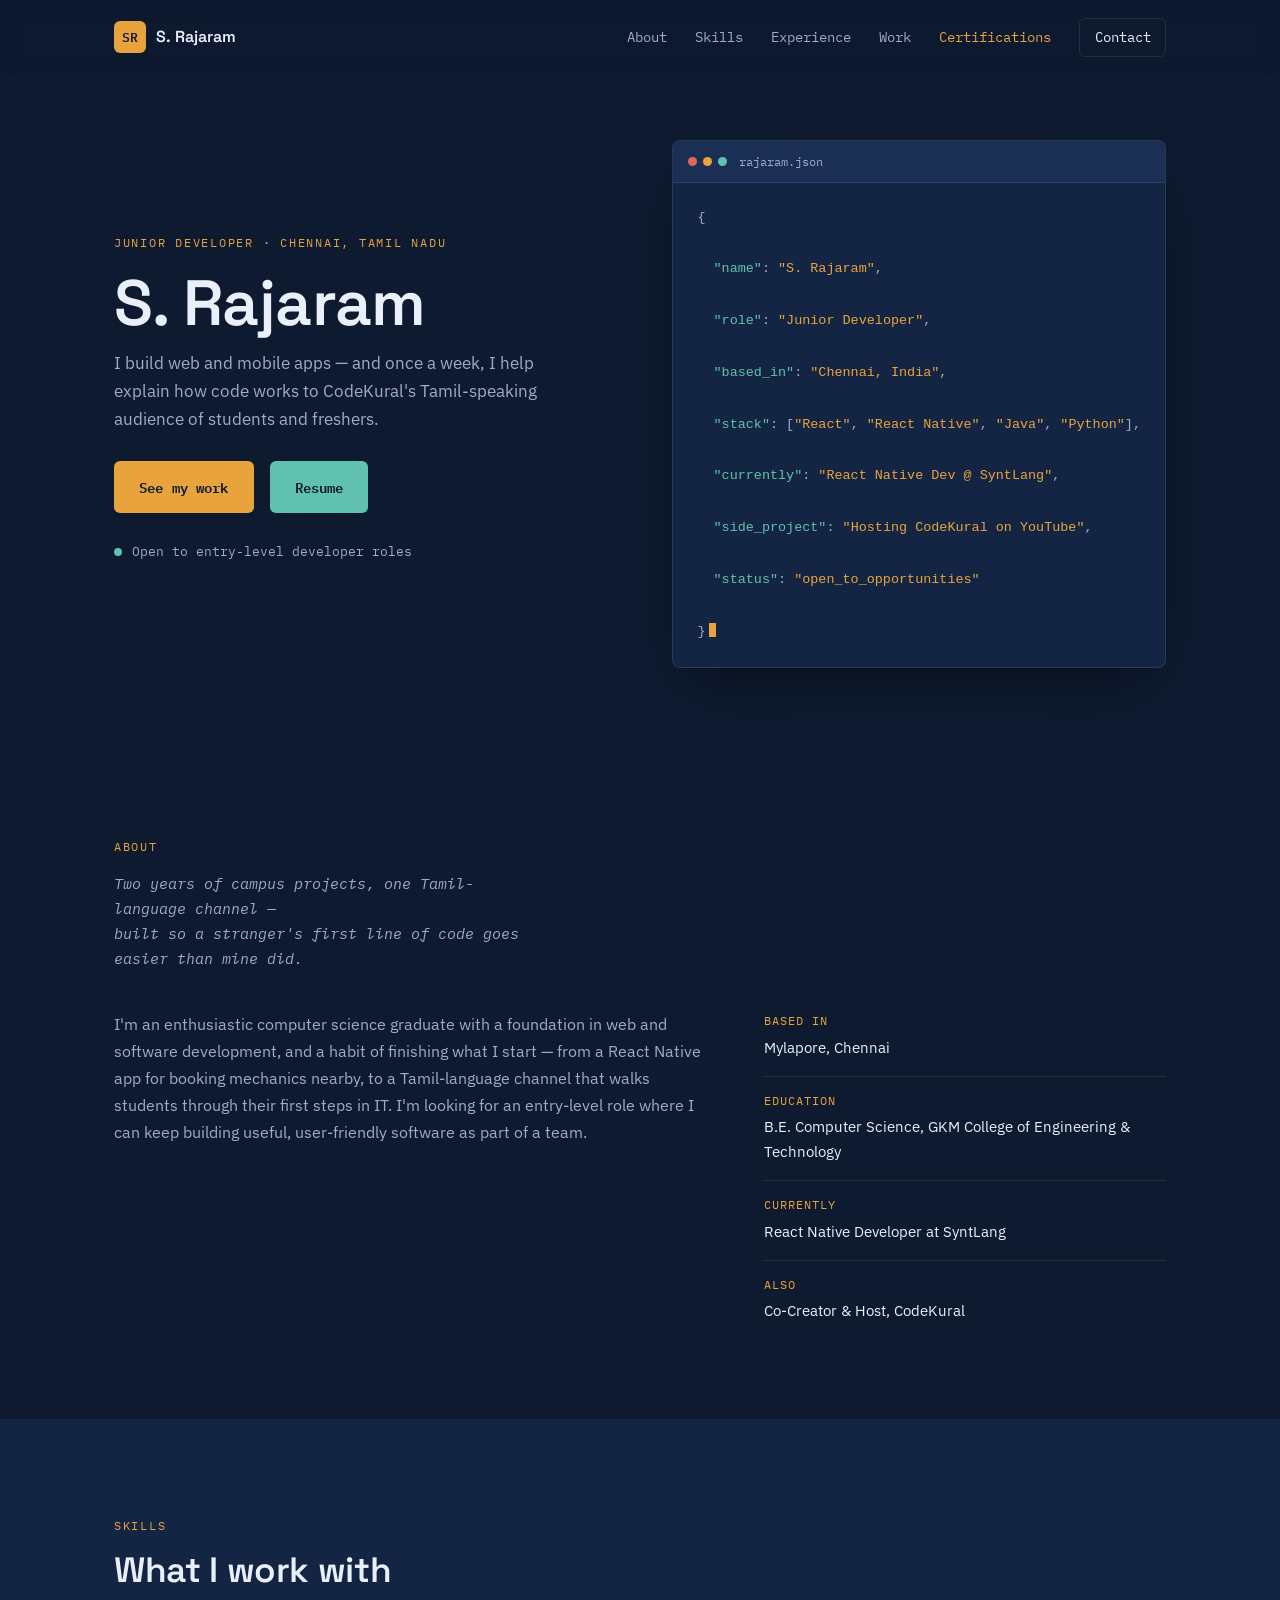
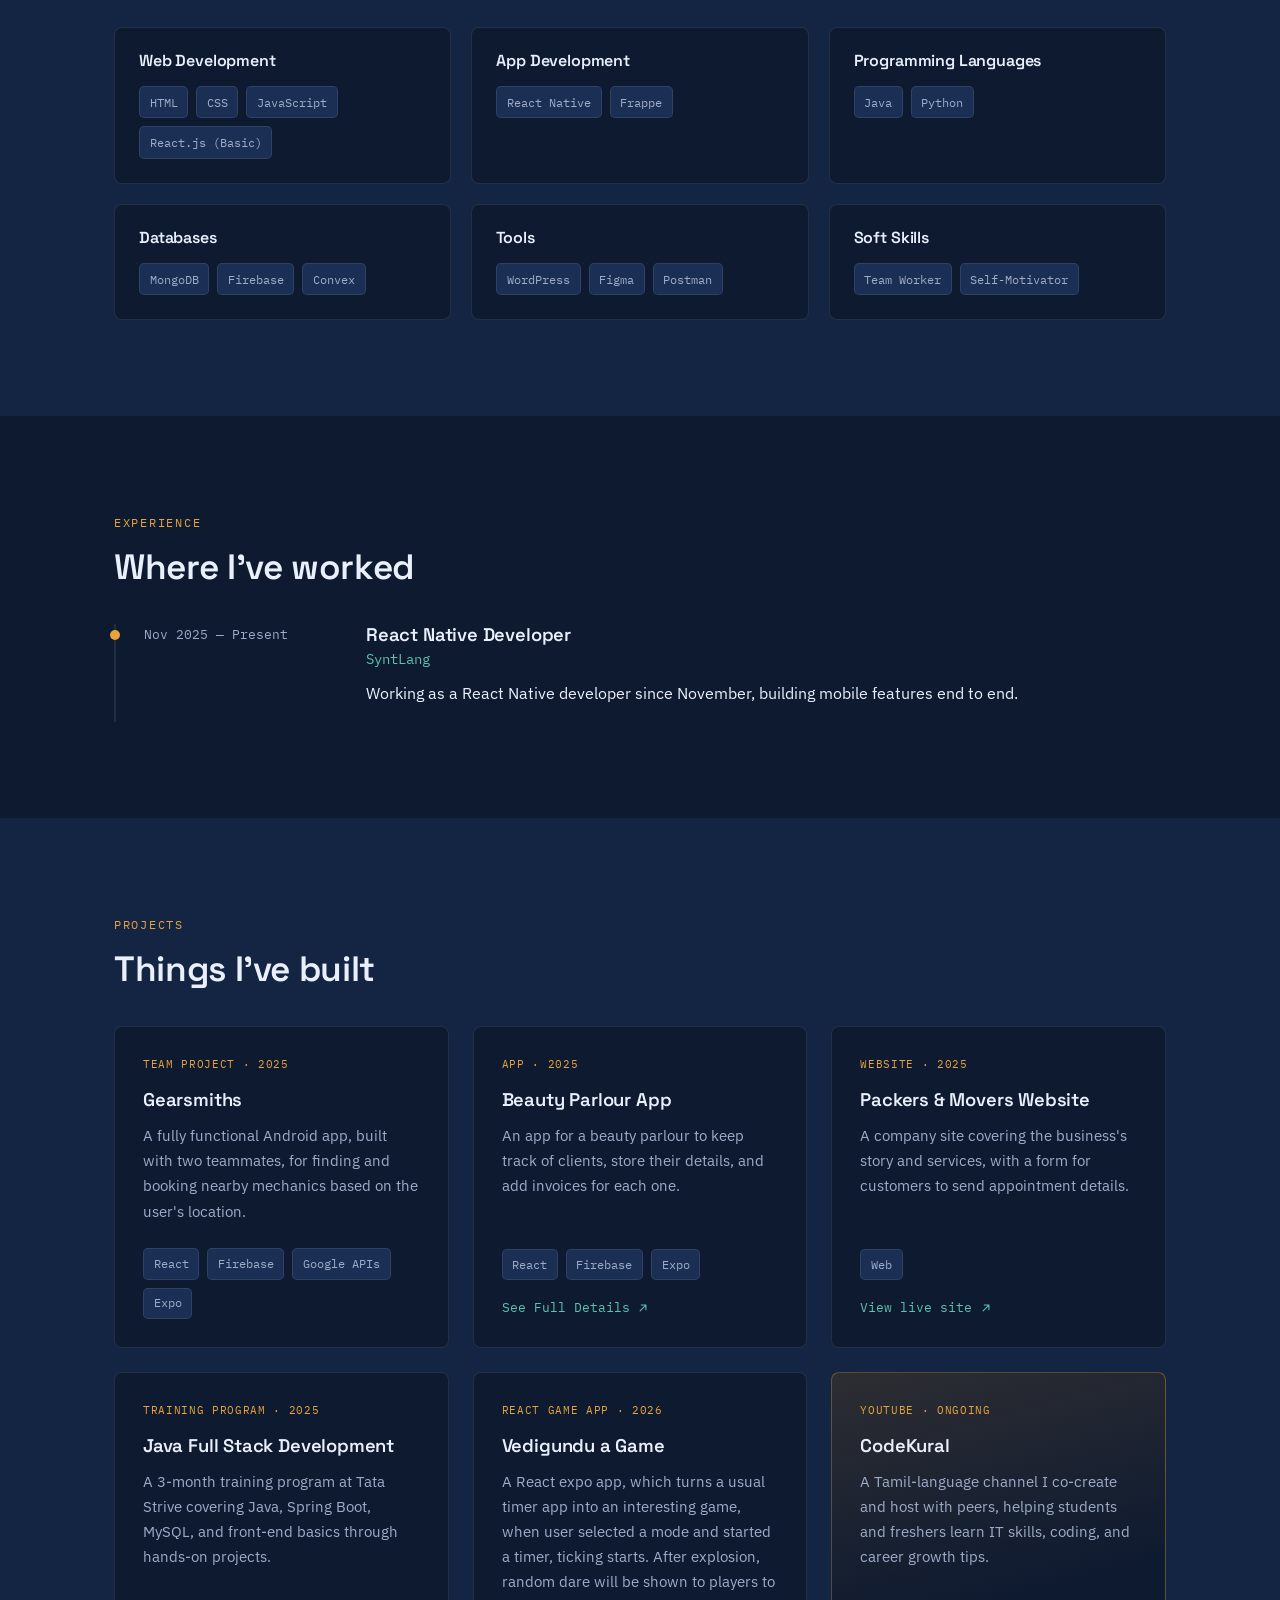
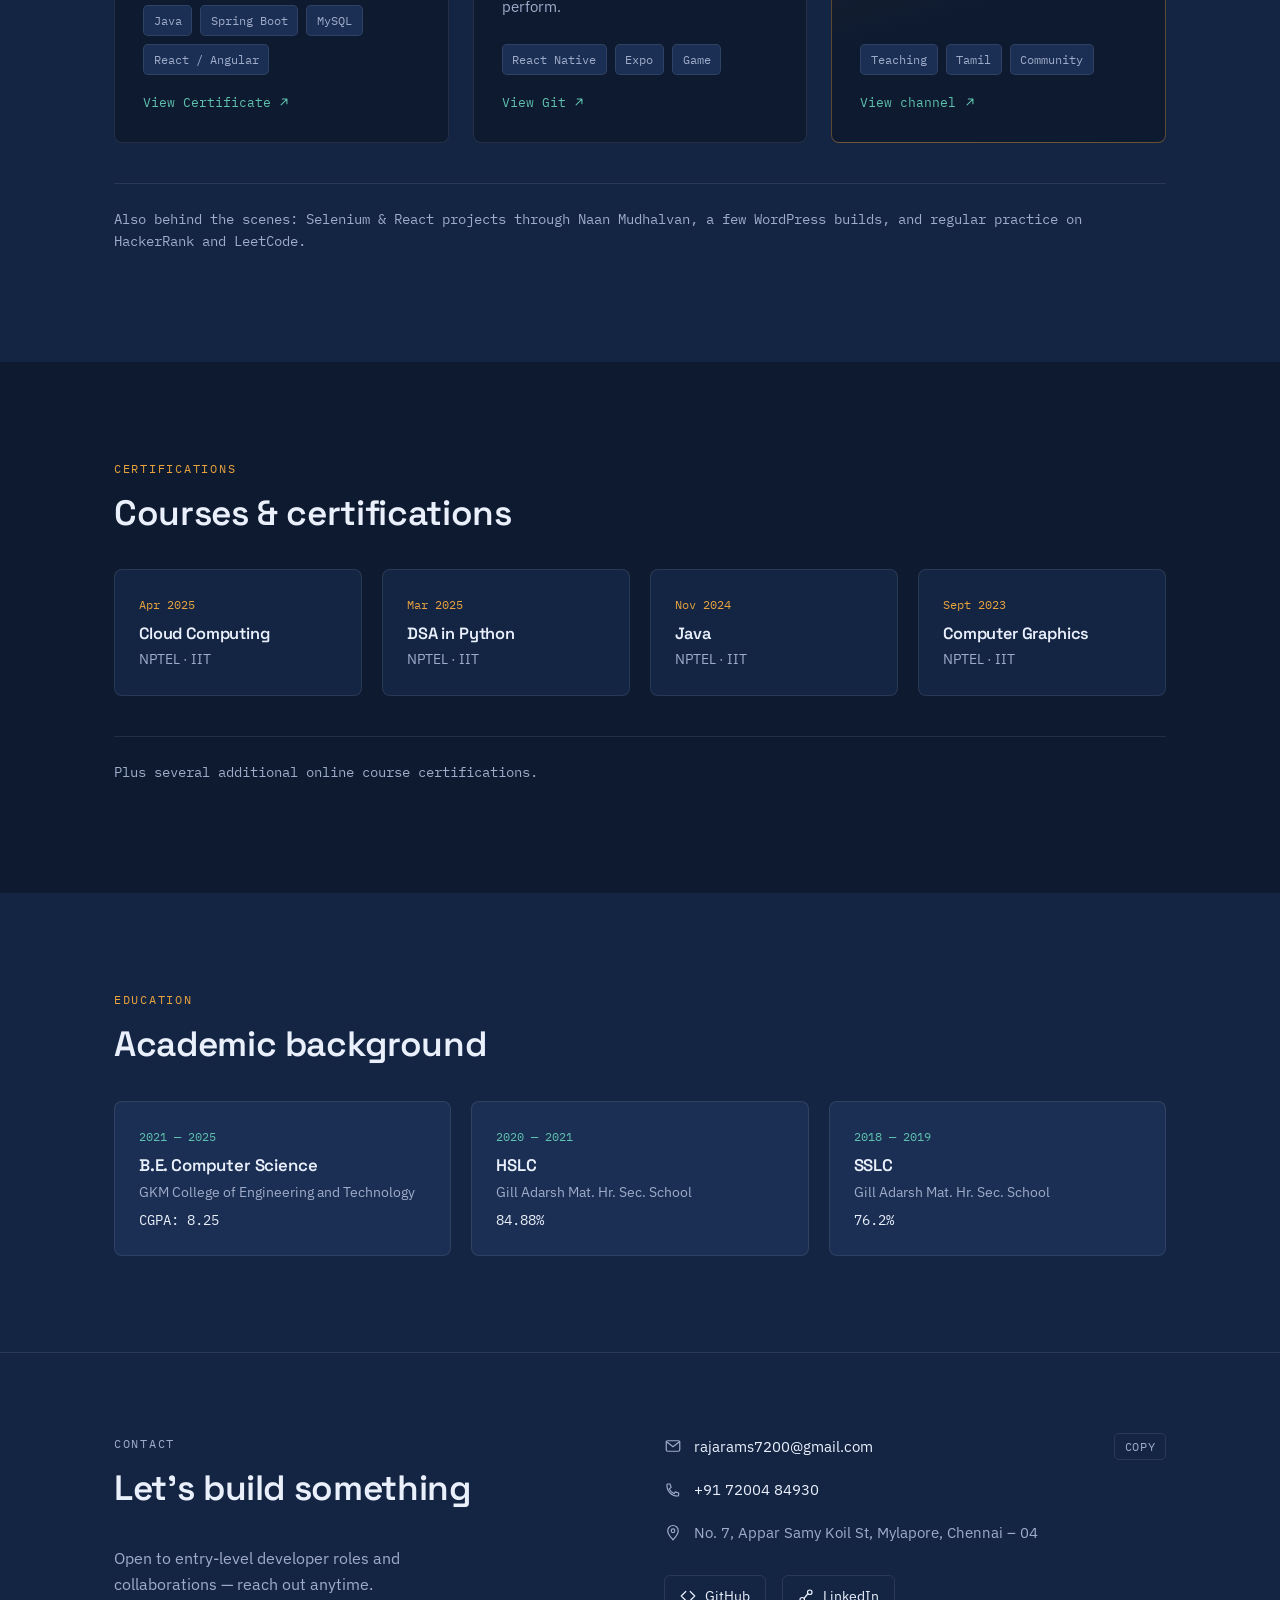
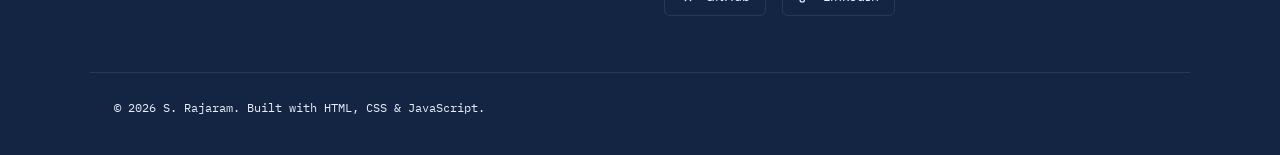
<file: index.html>
<!DOCTYPE html>
<html lang="en">

<head>
  <meta charset="UTF-8" />
  <meta name="viewport" content="width=device-width, initial-scale=1.0" />
  <title>S. Rajaram — Junior Developer</title>
  <meta name="description"
    content="Portfolio of S. Rajaram, a junior full-stack and React Native developer from Chennai, India, and co-host of the Tamil-language coding channel CodeKural." />
  <link rel="preconnect" href="https://fonts.googleapis.com" />
  <link rel="preconnect" href="https://fonts.gstatic.com" crossorigin />
  <link
    href="https://fonts.googleapis.com/css2?family=IBM+Plex+Mono:wght@400;500;600&family=IBM+Plex+Sans:wght@400;500;600;700&family=Space+Grotesk:wght@500;600;700&display=swap"
    rel="stylesheet" />
  <link rel="stylesheet" href="style.css" />
  <link rel="icon" type="image/x-icon" href="./logo.jpg">
</head>

<body>
  <a class="skip-link" href="#main">Skip to content</a>

  <header class="nav" id="nav">
    <div class="nav__inner container">
      <a href="#top" class="nav__brand">
        <span class="nav__mark">SR</span>
        <span class="nav__name">S. Rajaram</span>
      </a>

      <nav class="nav__links" id="navLinks" aria-label="Primary">
        <a href="#about" class="nav__link" data-nav>About</a>
        <a href="#skills" class="nav__link" data-nav>Skills</a>
        <a href="#experience" class="nav__link" data-nav>Experience</a>
        <a href="#projects" class="nav__link" data-nav>Work</a>
        <a href="#certifications" class="nav__link" data-nav>Certifications</a>
        <a href="#contact" class="nav__link nav__link--cta" data-nav>Contact</a>
      </nav>

      <button class="nav__toggle" id="navToggle" type="button" aria-expanded="false" aria-controls="navLinks"
        aria-label="Toggle navigation menu">
        <span></span><span></span><span></span>
      </button>
    </div>
  </header>

  <main id="main">

    <!-- HERO -->
    <section class="hero" id="top">
      <div class="container hero__grid">
        <div class="hero__text">
          <p class="eyebrow">Junior Developer · Chennai, Tamil Nadu</p>
          <h1 class="hero__title">S. Rajaram</h1>
          <p class="hero__lede">I build web and mobile apps — and once a week, I help explain how code works to
            CodeKural's Tamil-speaking audience of students and freshers.</p>

          <div class="hero__actions">
            <a href="#projects" class="btn btn--primary">See my work</a>
            <!-- <a href="mailto:rajarams7200@gmail.com" class="btn btn--ghost">Say hello</a> -->
            <a href="Rajaram_Resume.pdf" class="btn btn--primary2">
              <!-- <svg viewBox="0 0 24 24" class="btn-icon" aria-hidden="true">
                <path d="M12 3v12m0 0l-4-4m4 4l4-4M4 19h16" stroke="currentColor" stroke-width="2" fill="none"
                  stroke-linecap="round" stroke-linejoin="round" />
              </svg> -->
              Resume
            </a>
          </div>

          <p class="hero__status">
            <span class="status-dot" aria-hidden="true"></span>
            Open to entry-level developer roles
          </p>
        </div>

        <div class="hero__panel" data-reveal>
          <div class="code-window" aria-hidden="true">
            <div class="code-window__bar">
              <span class="code-window__dots"><i></i><i></i><i></i></span>
              <span class="code-window__title">rajaram.json</span>
            </div>
            <pre class="code-window__body"><code><span class="code-line" style="--d:1">{</span>
<span class="code-line" style="--d:2">  <span class="tok-key">"name"</span>: <span class="tok-str">"S. Rajaram"</span>,</span>
<span class="code-line" style="--d:3">  <span class="tok-key">"role"</span>: <span class="tok-str">"Junior Developer"</span>,</span>
<span class="code-line" style="--d:4">  <span class="tok-key">"based_in"</span>: <span class="tok-str">"Chennai, India"</span>,</span>
<span class="code-line" style="--d:5">  <span class="tok-key">"stack"</span>: [<span class="tok-str">"React"</span>, <span class="tok-str">"React Native"</span>, <span class="tok-str">"Java"</span>, <span class="tok-str">"Python"</span>],</span>
<span class="code-line" style="--d:6">  <span class="tok-key">"currently"</span>: <span class="tok-str">"React Native Dev @ SyntLang"</span>,</span>
<span class="code-line" style="--d:7">  <span class="tok-key">"side_project"</span>: <span class="tok-str">"Hosting CodeKural on YouTube"</span>,</span>
<span class="code-line" style="--d:8">  <span class="tok-key">"status"</span>: <span class="tok-str">"open_to_opportunities"</span></span>
<span class="code-line" style="--d:9">}<span class="cursor" aria-hidden="true"></span></span></code></pre>
          </div>
        </div>
      </div>
    </section>

    <!-- ABOUT -->
    <section class="section" id="about">
      <div class="container">
        <p class="eyebrow">About</p>
        <p class="couplet">Two years of campus projects, one Tamil-language channel —<br />built so a stranger's first
          line of code goes easier than mine did.</p>

        <div class="about__grid" data-reveal>
          <p class="about__text">
            I'm an enthusiastic computer science graduate with a foundation in web and software development, and a habit
            of finishing what I start — from a React Native app for booking mechanics nearby, to a Tamil-language
            channel that walks students through their first steps in IT. I'm looking for an entry-level role where I can
            keep building useful, user-friendly software as part of a team.
          </p>
          <ul class="about__facts">
            <li><span>Based in</span>Mylapore, Chennai</li>
            <li><span>Education</span>B.E. Computer Science, GKM College of Engineering &amp; Technology</li>
            <li><span>Currently</span>React Native Developer at SyntLang</li>
            <li><span>Also</span>Co-Creator &amp; Host, CodeKural</li>
          </ul>
        </div>
      </div>
    </section>

    <!-- SKILLS -->
    <section class="section section--alt" id="skills">
      <div class="container">
        <p class="eyebrow">Skills</p>
        <h2 class="section__title">What I work with</h2>

        <div class="skills__grid" data-reveal>
          <div class="skill-card">
            <h3>Web Development</h3>
            <div class="tags"><span>HTML</span><span>CSS</span><span>JavaScript</span><span>React.js (Basic)</span>
            </div>
          </div>
          <div class="skill-card">
            <h3>App Development</h3>
            <div class="tags"><span>React Native</span><span>Frappe</span></div>
          </div>
          <div class="skill-card">
            <h3>Programming Languages</h3>
            <div class="tags"><span>Java</span><span>Python</span></div>
          </div>
          <div class="skill-card">
            <h3>Databases</h3>
            <div class="tags"><span>MongoDB</span><span>Firebase</span><span>Convex</span></div>
          </div>
          <div class="skill-card">
            <h3>Tools</h3>
            <div class="tags"><span>WordPress</span><span>Figma</span><span>Postman</span></div>
          </div>
          <div class="skill-card">
            <h3>Soft Skills</h3>
            <div class="tags"><span>Team Worker</span><span>Self-Motivator</span></div>
          </div>
        </div>
      </div>
    </section>

    <!-- EXPERIENCE -->
    <section class="section" id="experience">
      <div class="container">
        <p class="eyebrow">Experience</p>
        <h2 class="section__title">Where I've worked</h2>

        <ol class="timeline" data-reveal>
          <li class="timeline__item">
            <div class="timeline__date">Nov 2025 — Present</div>
            <div class="timeline__content">
              <h3>React Native Developer</h3>
              <p class="timeline__org">SyntLang</p>
              <p>Working as a React Native developer since November, building mobile features end to end.</p>
            </div>
          </li>
        </ol>
      </div>
    </section>

    <!-- PROJECTS -->
    <section class="section section--alt" id="projects">
      <div class="container">
        <p class="eyebrow">Projects</p>
        <h2 class="section__title">Things I've built</h2>

        <div class="projects__grid" data-reveal>

          <article class="project-card">
            <span class="project-card__tag">Team project · 2025</span>
            <h3>Gearsmiths</h3>
            <p>A fully functional Android app, built with two teammates, for finding and booking nearby mechanics based
              on the user's location.</p>
            <div class="tags tags--small"><span>React</span><span>Firebase</span><span>Google
                APIs</span><span>Expo</span></div>

          </article>

          <article class="project-card">
            <span class="project-card__tag">App · 2025</span>
            <h3>Beauty Parlour App</h3>
            <p>An app for a beauty parlour to keep track of clients, store their details, and add invoices for each one.
            </p>
            <div class="tags tags--small"><span>React</span><span>Firebase</span><span>Expo</span></div>
            <a class="project-card__link" href="./beauty_parlour/beauty.html" rel="noopener noreferrer">
              See Full Details
              <svg viewBox="0 0 24 24" class="icon icon--sm" aria-hidden="true">
                <path d="M7 17L17 7M9 7h8v8" fill="none" stroke="currentColor" stroke-width="1.8" stroke-linecap="round"
                  stroke-linejoin="round" />
              </svg>
            </a>
          </article>

          <article class="project-card">
            <span class="project-card__tag">Website · 2025</span>
            <h3>Packers &amp; Movers Website</h3>
            <p>A company site covering the business's story and services, with a form for customers to send appointment
              details.</p>
            <div class="tags tags--small"><span>Web</span></div>
            <a class="project-card__link" href="https://sspackersandmovers.netlify.app/" target="_blank"
              rel="noopener noreferrer">
              View live site
              <svg viewBox="0 0 24 24" class="icon icon--sm" aria-hidden="true">
                <path d="M7 17L17 7M9 7h8v8" fill="none" stroke="currentColor" stroke-width="1.8" stroke-linecap="round"
                  stroke-linejoin="round" />
              </svg>
            </a>
          </article>

          <!-- <article class="project-card">
            <span class="project-card__tag">Training program · 2025</span>
            <h3>Java Full Stack Development</h3>
            <p>A 3-month training program at Tata Strive covering Java, Spring Boot, MySQL, and front-end basics through
              hands-on projects.</p>
            <div class="tags tags--small"><span>Java</span><span>Spring Boot</span><span>MySQL</span><span>React /
                Angular</span></div>

          </article> -->
          <div class="project-card-flip">
            <div class="project-card-flip__inner">

              <!-- FRONT -->
              <article class="project-card project-card--front">
                <span class="project-card__tag">Training program · 2025</span>
                <h3>Java Full Stack Development</h3>
                <p>A 3-month training program at Tata Strive covering Java, Spring Boot, MySQL, and front-end basics
                  through
                  hands-on projects.</p>
                <div class="tags tags--small"><span>Java</span><span>Spring Boot</span><span>MySQL</span><span>React /
                    Angular</span></div>
                <a class="project-card__link" onclick="this.closest('.project-card-flip').classList.add('is-flipped')">
                  View Certificate
                  <svg viewBox="0 0 24 24" class="icon icon--sm" aria-hidden="true">
                    <path d="M7 17L17 7M9 7h8v8" fill="none" stroke="currentColor" stroke-width="1.8"
                      stroke-linecap="round" stroke-linejoin="round" />
                  </svg>
                </a>

              </article>

              <!-- BACK -->
              <article class="project-card project-card--back">
                <img src="certificates/JFSD.jpg" alt="Java Full Stack Development Certificate" class="cert-img">
              </article>

            </div>
          </div>
          <article class="project-card">
            <span class="project-card__tag">React Game App · 2026</span>
            <h3>Vedigundu a Game</h3>
            <p>A React expo app, which turns a usual timer app into an interesting game,
              when user selected a mode and started a timer, ticking starts.
              After explosion, random dare will be shown to players to perform.
            </p>
            <div class="tags tags--small"><span>React Native</span><span>Expo</span><span>Game</span></div>
            <a class="project-card__link" href="https://github.com/RajaramRajaram/VediGundu" target="_blank"
              rel="noopener noreferrer">
              View Git
              <svg viewBox="0 0 24 24" class="icon icon--sm" aria-hidden="true">
                <path d="M7 17L17 7M9 7h8v8" fill="none" stroke="currentColor" stroke-width="1.8" stroke-linecap="round"
                  stroke-linejoin="round" />
              </svg>
            </a>
          </article>

          <article class="project-card project-card--feature">
            <span class="project-card__tag">YouTube · Ongoing</span>
            <h3>CodeKural</h3>
            <p>A Tamil-language channel I co-create and host with peers, helping students and freshers learn IT skills,
              coding, and career growth tips.</p>
            <div class="tags tags--small"><span>Teaching</span><span>Tamil</span><span>Community</span></div>
            <a class="project-card__link" href="https://www.youtube.com/@CodeKural" target="_blank"
              rel="noopener noreferrer">
              View channel
              <svg viewBox="0 0 24 24" class="icon icon--sm" aria-hidden="true">
                <path d="M7 17L17 7M9 7h8v8" fill="none" stroke="currentColor" stroke-width="1.8" stroke-linecap="round"
                  stroke-linejoin="round" />
              </svg>
            </a>
          </article>


        </div>

        <p class="section__footnote">Also behind the scenes: Selenium &amp; React projects through Naan Mudhalvan, a few
          WordPress builds, and regular practice on HackerRank and LeetCode.</p>
      </div>
    </section>

    <!-- CERTIFICATIONS -->
    <section class="section" id="certifications">
      <div class="container">
        <p class="eyebrow">Certifications</p>
        <h2 class="section__title">Courses &amp; certifications</h2>

        <div class="cert__grid" data-reveal>
          <div class="cert-card">
            <p class="cert-card__date">Apr 2025</p>
            <h3>Cloud Computing</h3>
            <p class="cert-card__issuer">NPTEL · IIT</p>
          </div>
          <div class="cert-card">
            <p class="cert-card__date">Mar 2025</p>
            <h3>DSA in Python</h3>
            <p class="cert-card__issuer">NPTEL · IIT</p>
          </div>
          <div class="cert-card">
            <p class="cert-card__date">Nov 2024</p>
            <h3>Java</h3>
            <p class="cert-card__issuer">NPTEL · IIT</p>
          </div>
          <div class="cert-card">
            <p class="cert-card__date">Sept 2023</p>
            <h3>Computer Graphics</h3>
            <p class="cert-card__issuer">NPTEL · IIT</p>
          </div>
        </div>
        <p class="section__footnote">Plus several additional online course certifications.</p>
      </div>
    </section>

    <!-- EDUCATION -->
    <section class="section section--alt" id="education">
      <div class="container">
        <p class="eyebrow">Education</p>
        <h2 class="section__title">Academic background</h2>

        <div class="edu__grid" data-reveal>
          <div class="edu-card">
            <p class="edu-card__date">2021 — 2025</p>
            <h3>B.E. Computer Science</h3>
            <p class="edu-card__org">GKM College of Engineering and Technology</p>
            <p class="edu-card__meta">CGPA: 8.25</p>
          </div>
          <div class="edu-card">
            <p class="edu-card__date">2020 — 2021</p>
            <h3>HSLC</h3>
            <p class="edu-card__org">Gill Adarsh Mat. Hr. Sec. School</p>
            <p class="edu-card__meta">84.88%</p>
          </div>
          <div class="edu-card">
            <p class="edu-card__date">2018 — 2019</p>
            <h3>SSLC</h3>
            <p class="edu-card__org">Gill Adarsh Mat. Hr. Sec. School</p>
            <p class="edu-card__meta">76.2%</p>
          </div>
        </div>
      </div>
    </section>

  </main>

  <!-- CONTACT / FOOTER -->
  <footer class="footer" id="contact">
    <div class="container footer__grid">
      <div class="footer__intro">
        <p class="eyebrow">Contact</p>
        <h2 class="section__title">Let's build something</h2>
        <p>Open to entry-level developer roles and collaborations — reach out anytime.</p>
      </div>

      <div class="footer__details">
        <div class="contact-row">
          <svg viewBox="0 0 24 24" class="icon" aria-hidden="true">
            <rect x="3" y="5" width="18" height="14" rx="2" fill="none" stroke="currentColor" stroke-width="1.6" />
            <path d="M3 6l9 7 9-7" fill="none" stroke="currentColor" stroke-width="1.6" stroke-linecap="round" />
          </svg>
          <a href="mailto:rajarams7200@gmail.com">rajarams7200@gmail.com</a>
          <button class="copy-btn" id="copyEmailBtn" type="button" data-copy="rajarams7200@gmail.com">Copy</button>
        </div>

        <div class="contact-row">
          <svg viewBox="0 0 24 24" class="icon" aria-hidden="true">
            <path d="M5 4h3l1.5 4.5L7 10.5a12 12 0 006.5 6.5l1.5-2.5L19.5 16v3a1 1 0 01-1 1A14 14 0 014 5a1 1 0 011-1z"
              fill="none" stroke="currentColor" stroke-width="1.6" stroke-linejoin="round" />
          </svg>
          <a href="tel:+917200484930">+91 72004 84930</a>
        </div>

        <div class="contact-row">
          <svg viewBox="0 0 24 24" class="icon" aria-hidden="true">
            <path d="M12 21s7-7.2 7-12a7 7 0 10-14 0c0 4.8 7 12 7 12z" fill="none" stroke="currentColor"
              stroke-width="1.6" stroke-linejoin="round" />
            <circle cx="12" cy="9" r="2.4" fill="none" stroke="currentColor" stroke-width="1.6" />
          </svg>
          <span>No. 7, Appar Samy Koil St, Mylapore, Chennai – 04</span>
        </div>

        <div class="footer__social">
          <a href="https://github.com/RajaramRajaram" target="_blank" rel="noopener noreferrer">
            <svg viewBox="0 0 24 24" class="icon" aria-hidden="true">
              <path d="M9 18l-6-6 6-6M15 6l6 6-6 6" fill="none" stroke="currentColor" stroke-width="1.6"
                stroke-linecap="round" stroke-linejoin="round" />
            </svg>
            GitHub
          </a>
          <a href="https://linkedin.com/in/rajaramdeveloper/" target="_blank" rel="noopener noreferrer">
            <svg viewBox="0 0 24 24" class="icon" aria-hidden="true">
              <circle cx="7" cy="17" r="3" fill="none" stroke="currentColor" stroke-width="1.6" />
              <circle cx="17" cy="7" r="3" fill="none" stroke="currentColor" stroke-width="1.6" />
              <path d="M9.5 15l5-6" fill="none" stroke="currentColor" stroke-width="1.6" stroke-linecap="round" />
            </svg>
            LinkedIn
          </a>
          <!-- <a href="https://rajaram-portfolio.netlify.app/" target="_blank" rel="noopener noreferrer">
            <svg viewBox="0 0 24 24" class="icon" aria-hidden="true">
              <circle cx="12" cy="12" r="9" fill="none" stroke="currentColor" stroke-width="1.6" />
              <path d="M3 12h18M12 3a13 13 0 010 18 13 13 0 010-18z" fill="none" stroke="currentColor"
                stroke-width="1.6" />
            </svg>
            Older Portfolio
          </a> -->
        </div>
      </div>
    </div>

    <div class="container footer__bottom">
      <p>© <span id="year"></span> S. Rajaram. Built with HTML, CSS &amp; JavaScript.</p>
    </div>
  </footer>

  <script src="script.js"></script>
</body>

</html>
</file>
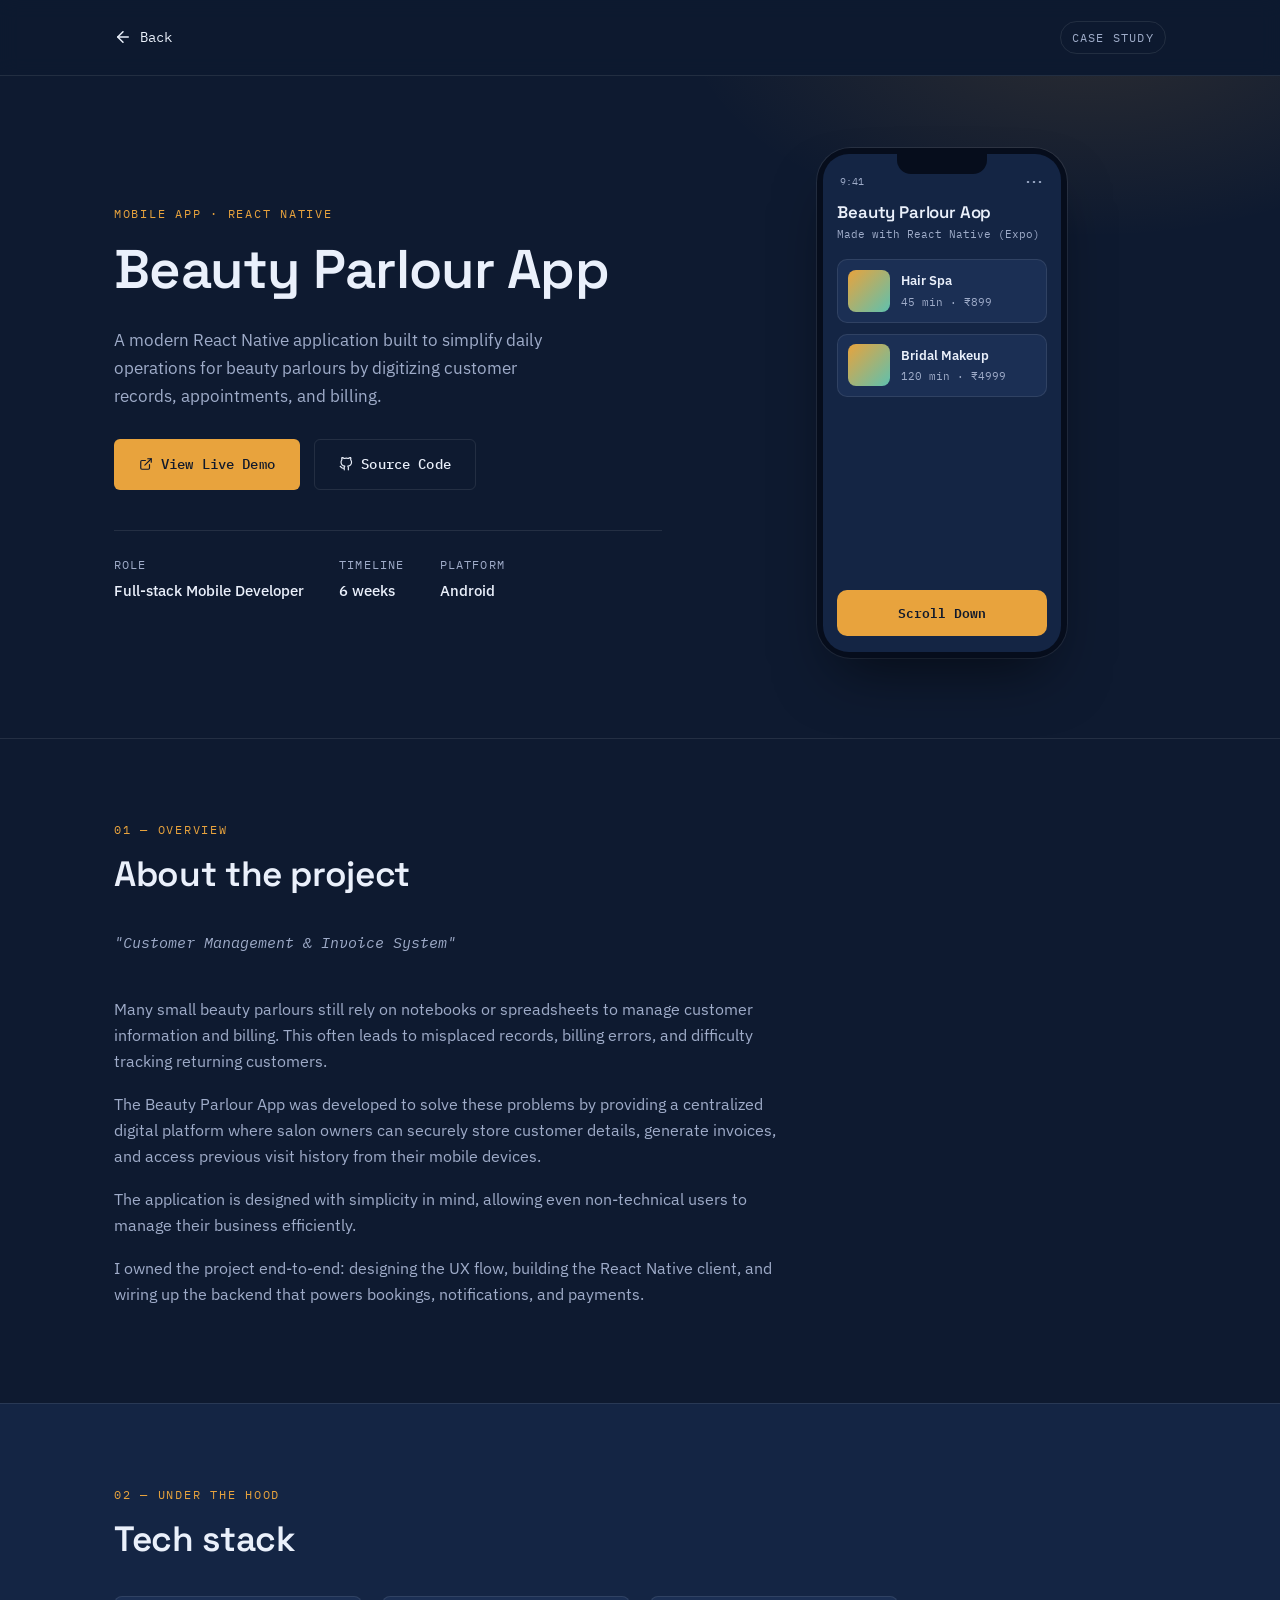
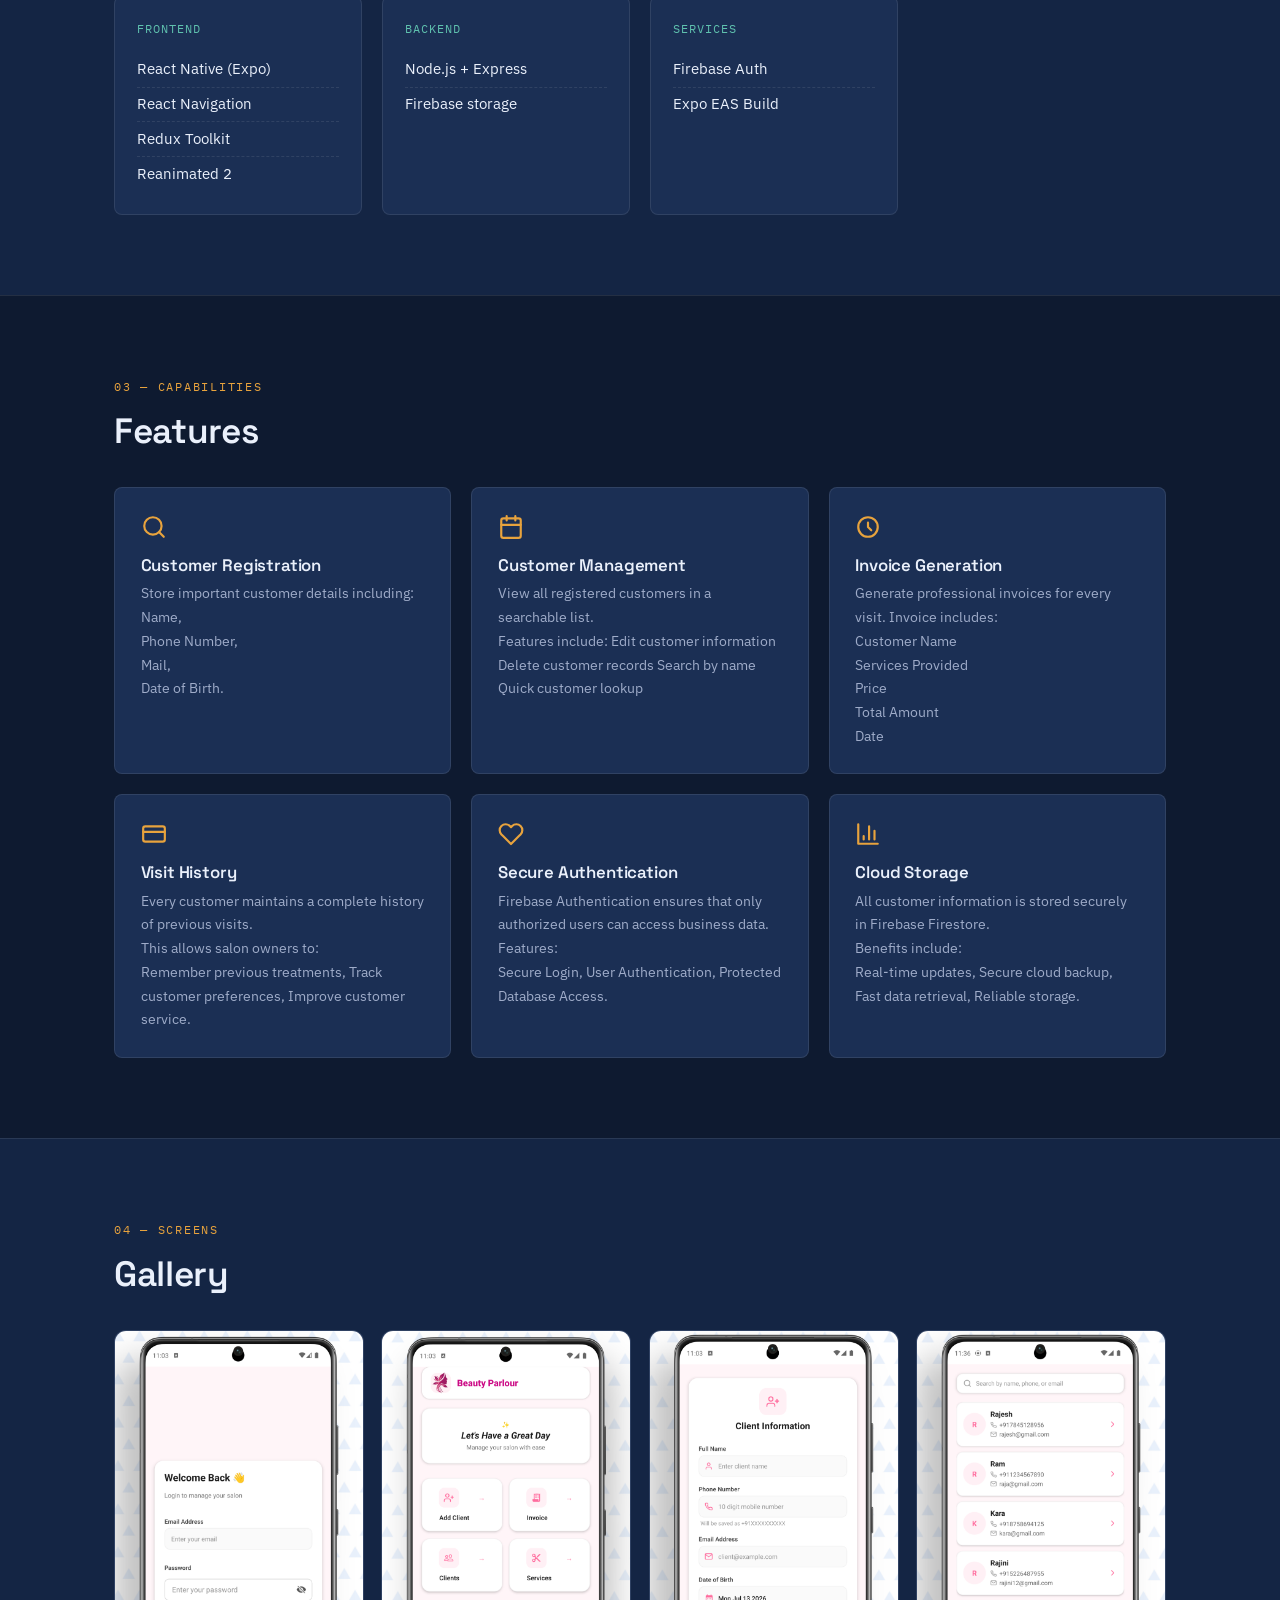
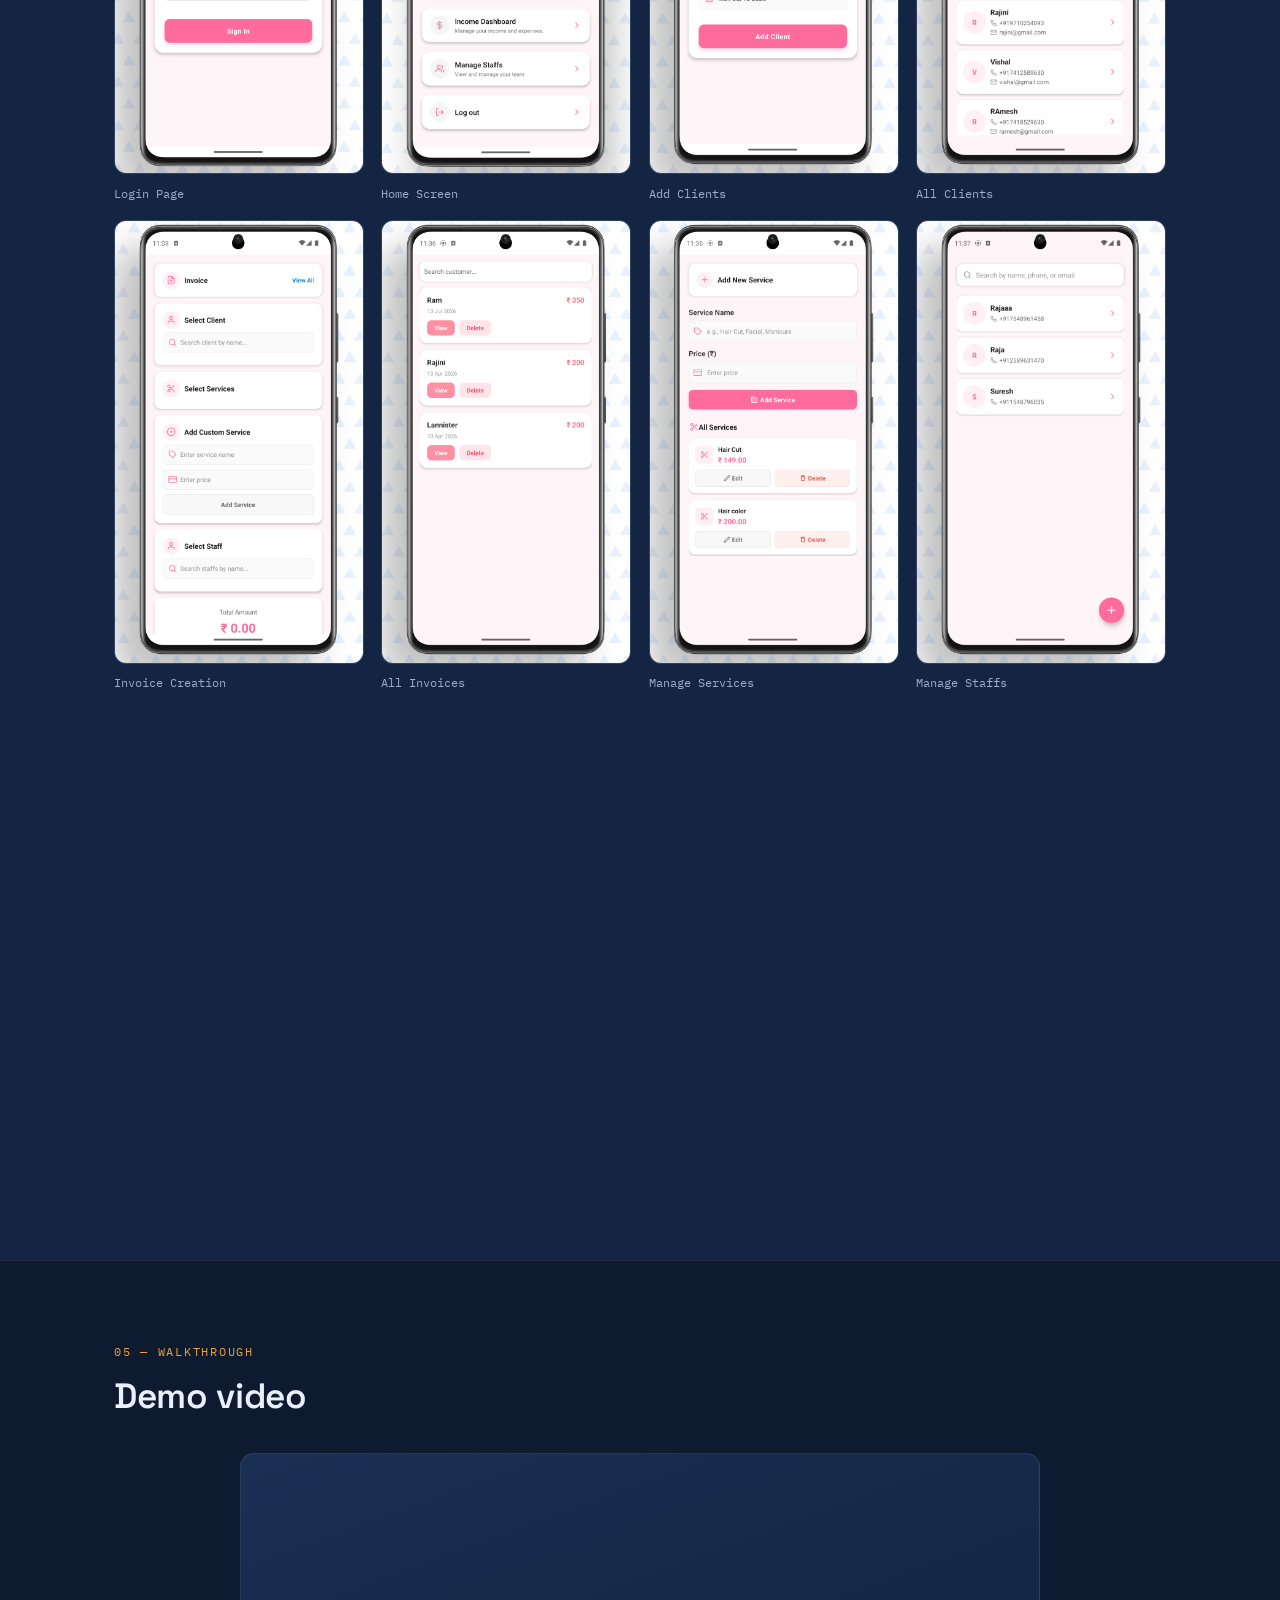
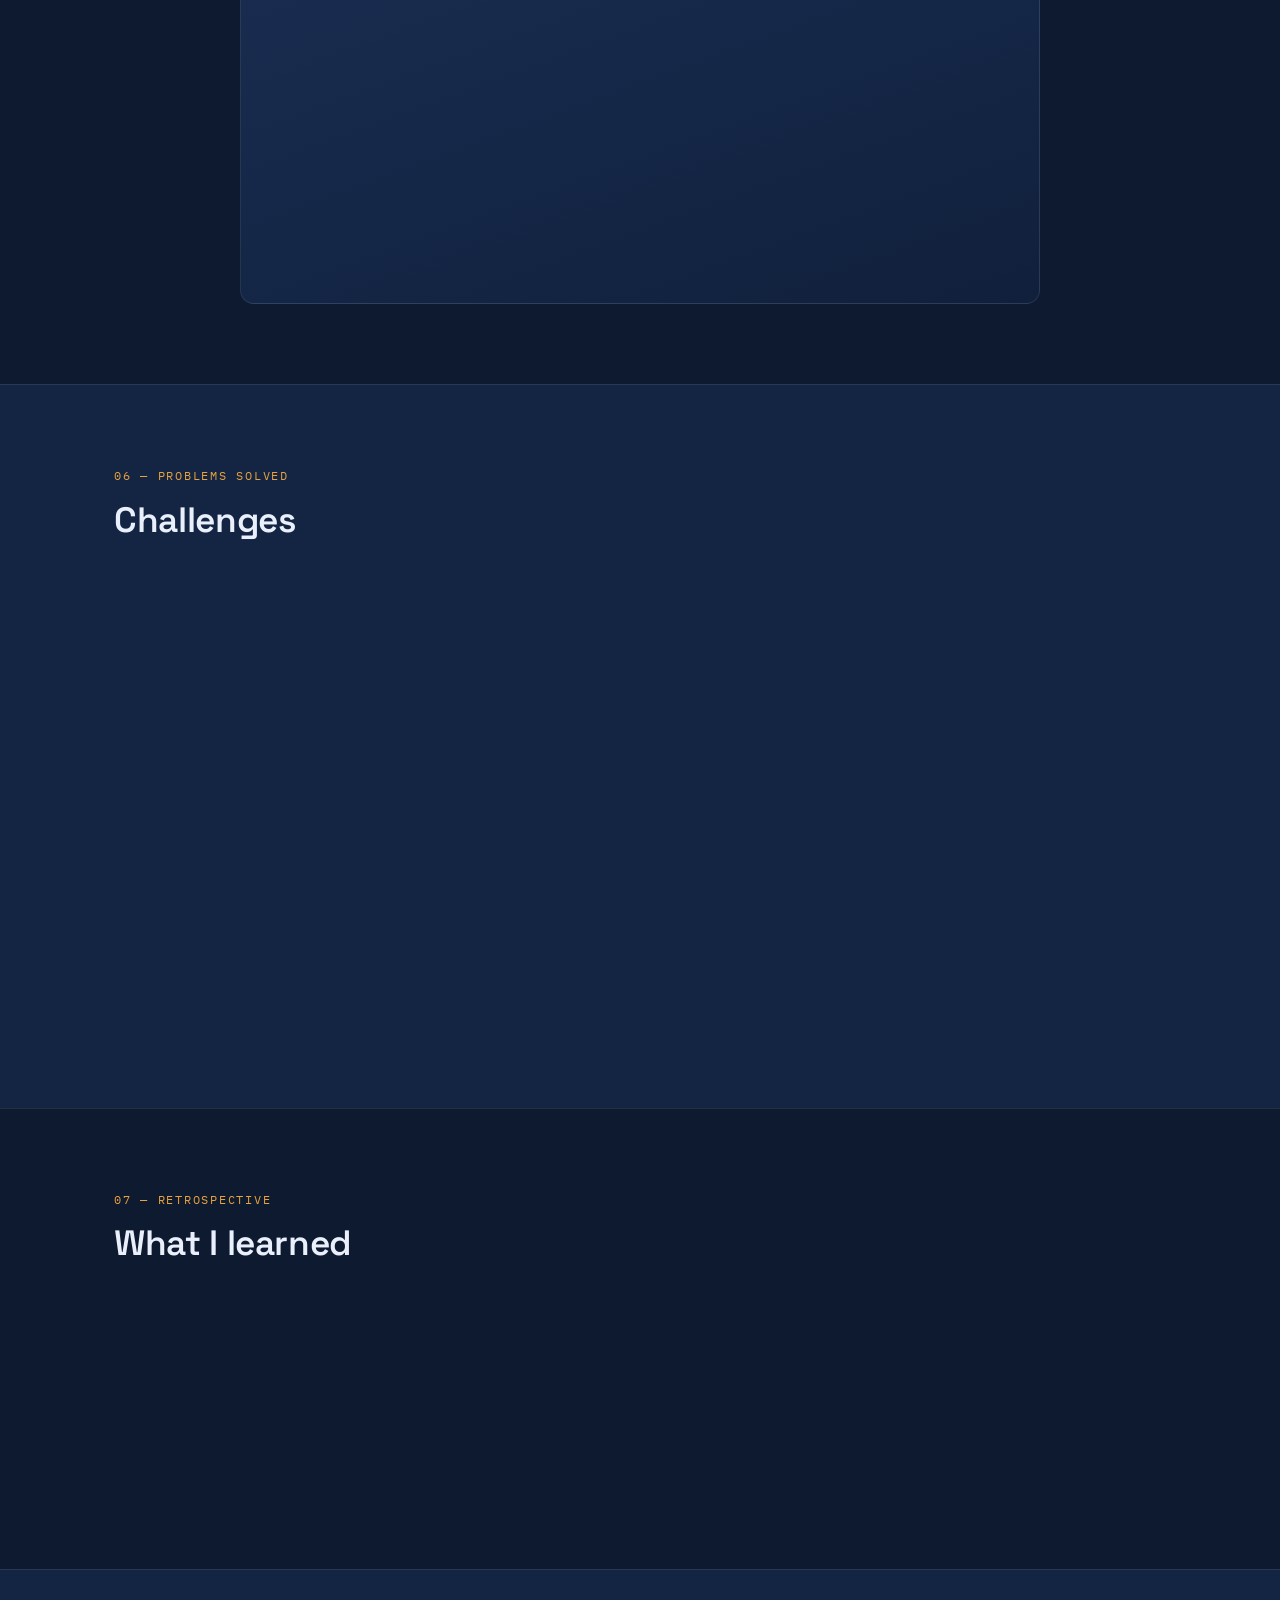
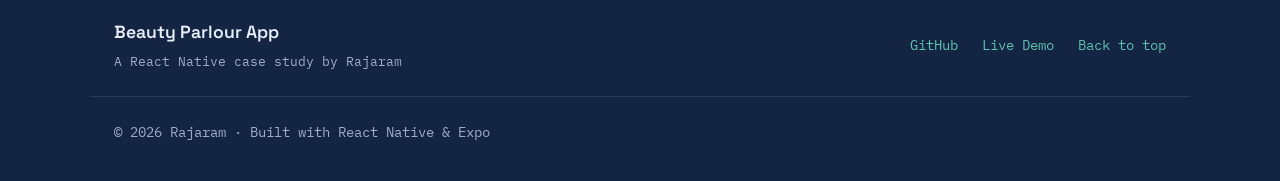
<file: beauty_parlour/beauty.html>
<!DOCTYPE html>
<html lang="en">

<head>
    <meta charset="UTF-8" />
    <meta name="viewport" content="width=device-width, initial-scale=1.0" />
    <title>Beauty Parlour App — Case Study</title>
    <meta name="description"
        content="A React Native booking app for beauty parlours — case study: process, tech stack, features, and lessons learned." />

    <link rel="preconnect" href="https://fonts.googleapis.com">
    <link rel="preconnect" href="https://fonts.gstatic.com" crossorigin>
    <link
        href="https://fonts.googleapis.com/css2?family=Space+Grotesk:wght@500;600;700&family=IBM+Plex+Sans:wght@400;500;600&family=IBM+Plex+Mono:wght@400;500&display=swap"
        rel="stylesheet">

    <link rel="stylesheet" href="beauty.css" />
</head>

<body>

    <a href="#main" class="skip-link">Skip to content</a>

    <!-- ================= NAV ================= -->
    <header class="nav">
        <div class="container nav__inner">
            <a href="#" class="nav__back">
                <svg class="icon" viewBox="0 0 24 24" fill="none" stroke="currentColor" stroke-width="2"
                    stroke-linecap="round" stroke-linejoin="round">
                    <path d="M19 12H5" />
                    <path d="M12 19l-7-7 7-7" />
                </svg>
                Back
            </a>
            <span class="nav__tag">Case&nbsp;Study</span>
        </div>
    </header>

    <main id="main">

        <!-- ================= HERO ================= -->
        <section class="hero">
            <div class="container hero__grid">
                <div class="hero__copy">
                    <p class="eyebrow">Mobile App · React Native</p>
                    <h1 class="hero__title">Beauty Parlour App</h1>
                    <p class="hero__subtitle">
                        A modern React Native application built to simplify daily operations for beauty parlours by
                        digitizing customer records, appointments, and billing.
                    </p>

                    <div class="hero__actions">
                        <a href="https://drive.google.com/file/d/1Eg5_Aq2o4690Jtartc-VU-rMgaDNNlYg/view?usp=sharing"
                            class="btn btn--primary">
                            <svg class="icon icon--sm" viewBox="0 0 24 24" fill="none" stroke="currentColor"
                                stroke-width="2" stroke-linecap="round" stroke-linejoin="round">
                                <path d="M15 3h6v6" />
                                <path d="M10 14L21 3" />
                                <path d="M18 13v6a2 2 0 01-2 2H5a2 2 0 01-2-2V8a2 2 0 012-2h6" />
                            </svg>
                            View Live Demo
                        </a>
                        <a href="https://github.com/RajaramRajaram/BeautyParlour_app" class="btn btn--ghost">
                            <svg class="icon icon--sm" viewBox="0 0 24 24" fill="none" stroke="currentColor"
                                stroke-width="2" stroke-linecap="round" stroke-linejoin="round">
                                <path
                                    d="M9 19c-5 1.5-5-2.5-7-3m14 6v-3.87a3.37 3.37 0 00-.94-2.61c3.14-.35 6.44-1.54 6.44-7A5.44 5.44 0 0020 4.77 5.07 5.07 0 0019.91 1S18.73.65 16 2.48a13.38 13.38 0 00-7 0C6.27.65 5.09 1 5.09 1A5.07 5.07 0 005 4.77a5.44 5.44 0 00-1.5 3.78c0 5.42 3.3 6.61 6.44 7A3.37 3.37 0 009 18.13V22" />
                            </svg>
                            Source Code
                        </a>
                    </div>

                    <dl class="hero__meta">
                        <div>
                            <dt>Role</dt>
                            <dd>Full-stack Mobile Developer</dd>
                        </div>
                        <div>
                            <dt>Timeline</dt>
                            <dd>6 weeks</dd>
                        </div>
                        <div>
                            <dt>Platform</dt>
                            <dd>Android</dd>
                        </div>
                    </dl>
                </div>

                <div class="hero__visual">
                    <div class="phone-mockup" aria-hidden="true">
                        <div class="phone-mockup__notch"></div>
                        <div class="phone-mockup__screen">
                            <div class="mock-app">
                                <div class="mock-app__status">
                                    <span>9:41</span>
                                    <span class="mock-app__icons">•••</span>
                                </div>
                                <div class="mock-app__header">
                                    <h3>Beauty Parlour Aop</h3>
                                    <p>Made with React Native (Expo)</p>
                                </div>
                                <div class="mock-app__card">
                                    <div class="mock-app__card-img"></div>
                                    <div>
                                        <p class="mock-app__card-title">Hair Spa</p>
                                        <p class="mock-app__card-sub">45 min · ₹899</p>
                                    </div>
                                </div>
                                <div class="mock-app__card">
                                    <div class="mock-app__card-img"></div>
                                    <div>
                                        <p class="mock-app__card-title">Bridal Makeup</p>
                                        <p class="mock-app__card-sub">120 min · ₹4999</p>
                                    </div>
                                </div>
                                <button class="mock-app__cta">Scroll Down</button>
                            </div>
                        </div>
                    </div>
                </div>
            </div>
        </section>

        <!-- ================= ABOUT ================= -->
        <section class="section" id="about">
            <div class="container">
                <p class="eyebrow">01 — Overview</p>
                <h2 class="section__title">About the project</h2>
                <p class="couplet">"Customer Management & Invoice System"</p>
                <div class="about__body">
                    <p>
                        Many small beauty parlours still rely on notebooks or spreadsheets to manage customer
                        information and billing. This often leads to misplaced records, billing errors, and difficulty
                        tracking returning customers.
                    </p>
                    <p>
                        The Beauty Parlour App was developed to solve these problems by providing a centralized digital
                        platform where salon owners can securely store customer details, generate invoices, and access
                        previous visit history from their mobile devices.
                    </p>
                    <p>
                        The application is designed with simplicity in mind, allowing even non-technical users to manage
                        their business efficiently.
                    </p>
                    <p>
                        I owned the project end-to-end: designing the UX flow, building the
                        React Native client, and wiring up the backend that powers bookings,
                        notifications, and payments.
                    </p>
                </div>
            </div>
        </section>

        <!-- ================= TECH STACK ================= -->
        <section class="section section--soft" id="tech-stack">
            <div class="container">
                <p class="eyebrow">02 — Under the Hood</p>
                <h2 class="section__title">Tech stack</h2>
                <div class="stack-grid">
                    <div class="stack-card">
                        <span class="stack-card__label">Frontend</span>
                        <ul>
                            <li>React Native (Expo)</li>
                            <li>React Navigation</li>
                            <li>Redux Toolkit</li>
                            <li>Reanimated 2</li>
                        </ul>
                    </div>
                    <div class="stack-card">
                        <span class="stack-card__label">Backend</span>
                        <ul>
                            <li>Node.js + Express</li>
                            <li>Firebase storage</li>
                        </ul>
                    </div>
                    <div class="stack-card">
                        <span class="stack-card__label">Services</span>
                        <ul>
                            <li>Firebase Auth</li>
                            <li>Expo EAS Build</li>
                        </ul>
                    </div>
                    <!-- <div class="stack-card">
                        <span class="stack-card__label">Tooling</span>
                        <ul>
                            <li>TypeScript</li>
                            <li>ESLint + Prettier</li>
                            <li>Figma</li>
                            <li>GitHub Actions</li>
                        </ul>
                    </div> -->
                </div>
            </div>
        </section>

        <!-- ================= FEATURES ================= -->
        <section class="section" id="features">
            <div class="container">
                <p class="eyebrow">03 — Capabilities</p>
                <h2 class="section__title">Features</h2>
                <div class="features-grid">

                    <div class="feature-card">
                        <svg class="icon feature-card__icon" viewBox="0 0 24 24" fill="none" stroke="currentColor"
                            stroke-width="2" stroke-linecap="round" stroke-linejoin="round">
                            <circle cx="11" cy="11" r="8" />
                            <path d="M21 21l-4.35-4.35" />
                        </svg>
                        <h3>Customer Registration</h3>
                        <p>Store important customer details including:
                        </p>
                        <p>
                            Name,</p>
                        <p>Phone Number,</p>
                        <p>Mail,</p>
                        <p>Date of Birth.</p>
                    </div>

                    <div class="feature-card">
                        <svg class="icon feature-card__icon" viewBox="0 0 24 24" fill="none" stroke="currentColor"
                            stroke-width="2" stroke-linecap="round" stroke-linejoin="round">
                            <rect x="3" y="4" width="18" height="18" rx="2" />
                            <path d="M16 2v4M8 2v4M3 10h18" />
                        </svg>
                        <h3>Customer Management</h3>
                        <p>View all registered customers in a searchable list.
                        </p>
                        <p> Features include:

                            Edit customer information
                            Delete customer records
                            Search by name
                            Quick customer lookup</p>
                    </div>

                    <div class="feature-card">
                        <svg class="icon feature-card__icon" viewBox="0 0 24 24" fill="none" stroke="currentColor"
                            stroke-width="2" stroke-linecap="round" stroke-linejoin="round">
                            <path d="M12 8v4l3 3" />
                            <circle cx="12" cy="12" r="9" />
                        </svg>
                        <h3>Invoice Generation</h3>
                        <p>Generate professional invoices for every visit.
                            Invoice includes:</p>

                        <p>Customer Name</p>
                        <p>Services Provided</p>
                        <p>Price</p>
                        <p>Total Amount</p>
                        <p>Date</p>
                    </div>

                    <div class="feature-card">
                        <svg class="icon feature-card__icon" viewBox="0 0 24 24" fill="none" stroke="currentColor"
                            stroke-width="2" stroke-linecap="round" stroke-linejoin="round">
                            <rect x="2" y="5" width="20" height="14" rx="2" />
                            <path d="M2 10h20" />
                        </svg>
                        <h3>Visit History</h3>
                        <p>Every customer maintains a complete history of previous visits.
                        </p>
                        <p>
                            This allows salon owners to:</p>
                        <p>
                            Remember previous treatments,
                            Track customer preferences,
                            Improve customer service.</p>
                    </div>

                    <div class="feature-card">
                        <svg class="icon feature-card__icon" viewBox="0 0 24 24" fill="none" stroke="currentColor"
                            stroke-width="2" stroke-linecap="round" stroke-linejoin="round">
                            <path
                                d="M20.84 4.61a5.5 5.5 0 00-7.78 0L12 5.67l-1.06-1.06a5.5 5.5 0 00-7.78 7.78l1.06 1.06L12 21.23l7.78-7.78 1.06-1.06a5.5 5.5 0 000-7.78z" />
                        </svg>
                        <h3>Secure Authentication</h3>
                        <p>Firebase Authentication ensures that only authorized users can access business data.
                        </p>
                        <p>
                            Features:</p>
                        <p>
                            Secure Login,
                            User Authentication,
                            Protected Database Access.</p>
                    </div>

                    <div class="feature-card">
                        <svg class="icon feature-card__icon" viewBox="0 0 24 24" fill="none" stroke="currentColor"
                            stroke-width="2" stroke-linecap="round" stroke-linejoin="round">
                            <path d="M3 3v18h18" />
                            <path d="M18 17V9M13 17V5M8 17v-3" />
                        </svg>
                        <h3>Cloud Storage</h3>
                        <p>All customer information is stored securely in Firebase Firestore.
                        </p>
                        <p>
                            Benefits include:</p>
                        <p>
                            Real-time updates,
                            Secure cloud backup,
                            Fast data retrieval,
                            Reliable storage.</p>
                    </div>

                </div>
            </div>
        </section>

        <!-- ================= GALLERY ================= -->
        <section class="section section--soft" id="gallery">
            <div class="container">
                <p class="eyebrow">04 — Screens</p>
                <h2 class="section__title">Gallery</h2>
                <div class="gallery-grid" id="galleryGrid">
                    <!-- 8 screenshot placeholders -->
                    <button class="gallery-item" data-caption="Home — nearby salons">
                        <img class="gallery-item__frame" src="beauty_pics/login.png"
                            alt="Home screen showing nearby salons">
                        <span>Login Page</span>
                    </button>
                    <button class="gallery-item" data-caption="Salon detail page">
                        <img class="gallery-item__frame" src="beauty_pics/home.png"
                            alt="Home screen showing nearby salons">
                        <span>Home Screen </span>
                    </button>
                    <button class="gallery-item" data-caption="Service selection">
                        <img class="gallery-item__frame" src="beauty_pics/add.png"
                            alt="Home screen showing nearby salons">
                        <span>Add Clients</span>
                    </button>
                    <button class="gallery-item" data-caption="Slot picker calendar">
                        <img class="gallery-item__frame" src="beauty_pics/clients.png"
                            alt="Home screen showing nearby salons">
                        <span>All Clients</span>
                    </button>
                    <button class="gallery-item" data-caption="Checkout & payment">
                        <img class="gallery-item__frame" src="beauty_pics/invoices.png"
                            alt="Home screen showing nearby salons">
                        <span>Invoice Creation</span>
                    </button>
                    <button class="gallery-item" data-caption="Booking confirmation">
                        <img class="gallery-item__frame" src="beauty_pics/clientinvoice.png"
                            alt="Home screen showing nearby salons">
                        <span>All Invoices</span>
                    </button>
                    <button class="gallery-item" data-caption="My appointments list">
                        <img class="gallery-item__frame" src="beauty_pics/services.png"
                            alt="Home screen showing nearby salons">
                        <span>Manage Services</span>
                    </button>
                    <button class="gallery-item" data-caption="Owner dashboard overview">
                        <img class="gallery-item__frame" src="beauty_pics/staffs.png"
                            alt="Home screen showing nearby salons">
                        <span>Manage Staffs</span>
                    </button>
                    <button class="gallery-item" data-caption="Owner dashboard overview">
                        <img class="gallery-item__frame" src="beauty_pics/dash.png"
                            alt="Home screen showing nearby salons">
                        <span>Income Dashboard</span>
                    </button>
                </div>
            </div>
        </section>

        <!-- ================= DEMO VIDEO ================= -->
        <section class="section" id="demo-video">
            <div class="container">
                <p class="eyebrow">05 — Walkthrough</p>
                <h2 class="section__title">Demo video</h2>
                <div class="video-frame">
                    <!-- <video width="800" height="400" controls>
                        <source
                            src="https://drive.google.com/file/d/1Eg5_Aq2o4690Jtartc-VU-rMgaDNNlYg/view?usp=drive_link"
                            type="video/mp4">
                    </video> -->
                    <iframe src="https://drive.google.com/file/d/1Eg5_Aq2o4690Jtartc-VU-rMgaDNNlYg/preview" width="800"
                        height="400"></iframe>
                </div>
            </div>
        </section>

        <!-- ================= CHALLENGES ================= -->
        <section class="section section--soft" id="challenges">
            <div class="container">
                <p class="eyebrow">06 — Problems Solved</p>
                <h2 class="section__title">Challenges</h2>
                <div class="challenge-list">
                    <div class="challenge-item">
                        <h3>Designing an Easy-to-Use Interface</h3>
                        <p>
                            The application needed to be simple enough for beauty parlour staff with limited technical
                            knowledge.
                        </p>
                    </div>
                    <div class="challenge-item">
                        <h3>Managing Real-Time Data</h3>
                        <p>
                            Firebase Firestore was integrated to synchronize customer information across sessions.
                        </p>
                    </div>
                    <div class="challenge-item">
                        <h3>Data Validation</h3>
                        <p>
                            Implemented validation to prevent incomplete customer records and invalid invoice entries.
                        </p>
                    </div>
                    <div class="challenge-item">
                        <h3>Performance Optimization</h3>
                        <p>
                            Optimized Firestore queries to ensure fast loading even with a large customer database.
                        </p>
                    </div>
                </div>
            </div>
        </section>

        <!-- ================= WHAT I LEARNED ================= -->
        <section class="section" id="learned">
            <div class="container">
                <p class="eyebrow">07 — Retrospective</p>
                <h2 class="section__title">What I learned</h2>
                <ul class="learned-list">
                    <li>
                        <span class="learned-list__mark">→</span>
                        React Native Development (Expo Framework)
                    </li>
                    <li>
                        <span class="learned-list__mark">→</span>
                        Firebase Authentication
                    </li>
                    <li>
                        <span class="learned-list__mark">→</span>
                        Cloud Firestore
                    </li>
                    <li>
                        <span class="learned-list__mark">→</span>
                        State Management
                    </li>
                    <li>
                        <span class="learned-list__mark">→</span>
                        Responsive Mobile Interfaces
                    </li>
                </ul>
            </div>
        </section>

    </main>

    <!-- ================= FOOTER ================= -->
    <footer class="footer">
        <div class="container footer__inner">
            <div>
                <p class="footer__brand">Beauty Parlour App</p>
                <p class="footer__tag">A React Native case study by Rajaram</p>
            </div>
            <div class="footer__links">
                <a href="https://github.com/RajaramRajaram/BeautyParlour_app">GitHub</a>
                <a href="https://drive.google.com/file/d/1Eg5_Aq2o4690Jtartc-VU-rMgaDNNlYg/view?usp=sharing">Live
                    Demo</a>
                <a href="#about">Back to top</a>
            </div>
        </div>
        <p class="section__footnote footer__note container">© 2026 Rajaram · Built with React Native &amp; Expo</p>
    </footer>

    <!-- Lightbox for gallery -->
    <div class="lightbox" id="lightbox" aria-hidden="true">
        <button class="lightbox__close" id="lightboxClose" aria-label="Close">&times;</button>
        <div class="lightbox__frame" id="lightboxFrame"></div>
        <p class="lightbox__caption" id="lightboxCaption"></p>
    </div>

    <script src="beauty.js"></script>
</body>

</html>
</file>
<file: style.css>
/* =========================================================
   S. Rajaram — Portfolio
   Token system
   Color   bg #0E1A30 · bg-soft #142544 · bg-soft-2 #1B2F54
           ink #EAF0FB · ink-muted #9FACC9
           gold #E8A33D (primary accent) · teal #5FC1AE (secondary accent)
   Type    Display: Space Grotesk · Body: IBM Plex Sans · Utility/code: IBM Plex Mono
   ========================================================= */

:root {
  --bg: #0E1A30;
  --bg-soft: #142544;
  --bg-soft-2: #1B2F54;
  --ink: #EAF0FB;
  --ink-muted: #9FACC9;
  --gold: #E8A33D;
  --gold-soft: rgba(232, 163, 61, 0.14);
  --teal: #5FC1AE;
  --line: rgba(255, 255, 255, 0.09);

  --font-display: "Space Grotesk", "Segoe UI", sans-serif;
  --font-body: "IBM Plex Sans", "Segoe UI", sans-serif;
  --font-mono: "IBM Plex Mono", "Courier New", monospace;

  --nav-height: 76px;
  --radius: 8px;
  --container: 1100px;
}

/* ---------- Reset ---------- */
*,
*::before,
*::after {
  box-sizing: border-box;
}

html {
  scroll-behavior: smooth;
}

body {
  margin: 0;
  background: var(--bg);
  color: var(--ink);
  font-family: var(--font-body);
  font-size: 16px;
  line-height: 1.65;
  -webkit-font-smoothing: antialiased;
  overflow-x: hidden;
}

h1,
h2,
h3 {
  font-family: var(--font-display);
  margin: 0 0 0.5em;
  line-height: 1.15;
  font-weight: 600;
  letter-spacing: -0.01em;
}

p {
  margin: 0 0 1em;
  color: var(--ink);
}

a {
  color: var(--teal);
  text-decoration: none;
}

ul,
ol {
  margin: 0;
  padding: 0;
  list-style: none;
}

img,
svg {
  display: block;
  max-width: 100%;
}

button {
  font-family: inherit;
}

:focus-visible {
  outline: 2px solid var(--teal);
  outline-offset: 3px;
  border-radius: 3px;
}

.skip-link {
  position: absolute;
  left: -999px;
  top: auto;
  background: var(--gold);
  color: #10192C;
  padding: 0.6rem 1rem;
  font-family: var(--font-mono);
  font-size: 0.85rem;
  border-radius: 0 0 6px 0;
  z-index: 300;
}

.skip-link:focus {
  left: 0;
  top: 0;
}

.container {
  width: 100%;
  max-width: var(--container);
  margin-inline: auto;
  padding-inline: 1.5rem;
}

.icon {
  width: 18px;
  height: 18px;
  flex-shrink: 0;
}

.icon--sm {
  width: 14px;
  height: 14px;
}

/* ---------- Shared text styles ---------- */
.eyebrow {
  font-family: var(--font-mono);
  font-size: 0.78rem;
  letter-spacing: 0.14em;
  text-transform: uppercase;
  color: var(--gold);
  margin: 0 0 0.9rem;
}

.section__title {
  font-size: clamp(1.6rem, 3.4vw, 2.2rem);
  margin-bottom: 2.25rem;
}

.section__footnote {
  margin-top: 2.5rem;
  font-family: var(--font-mono);
  font-size: 0.85rem;
  color: var(--ink-muted);
  border-top: 1px solid var(--line);
  padding-top: 1.5rem;
}

.couplet {
  font-family: var(--font-mono);
  font-size: 0.95rem;
  font-style: italic;
  color: var(--ink-muted);
  margin-bottom: 2.5rem;
  max-width: 46ch;
}

/* ---------- Buttons & tags ---------- */
.btn {
  display: inline-flex;
  align-items: center;
  gap: 0.5rem;
  padding: 0.85rem 1.5rem;
  border-radius: 6px;
  font-family: var(--font-mono);
  font-size: 0.85rem;
  font-weight: 500;
  letter-spacing: 0.01em;
  border: 1px solid transparent;
  cursor: pointer;
  transition: transform 0.2s ease, background 0.2s ease, border-color 0.2s ease, color 0.2s ease;
  white-space: nowrap;
}

.btn--primary {
  background: var(--gold);
  color: #10192C;
  font-weight: 600;
}

.btn--primary2 {
  background: var(--teal);
  color: #10192C;
  font-weight: 600;
}

.btn--primary:hover {
  transform: translateY(-2px);
  background: #f0b157;
}

.btn--ghost {
  border-color: var(--line);
  color: var(--ink);
}

.btn--ghost:hover {
  border-color: var(--teal);
  color: var(--teal);
}

.tags {
  display: flex;
  flex-wrap: wrap;
  gap: 0.5rem;
}

.tags span {
  font-family: var(--font-mono);
  font-size: 0.78rem;
  color: var(--ink-muted);
  background: var(--bg-soft-2);
  border: 1px solid var(--line);
  border-radius: 5px;
  padding: 0.3rem 0.6rem;
}

.tags--small span {
  font-size: 0.74rem;
}

/* ---------- Nav ---------- */
.nav {
  position: fixed;
  inset: 0 0 auto 0;
  height: var(--nav-height);
  display: flex;
  align-items: center;
  z-index: 100;
  background: rgba(14, 26, 48, 0.65);
  backdrop-filter: blur(10px);
  border-bottom: 1px solid transparent;
  transition: background 0.3s ease, border-color 0.3s ease;
}

.nav.is-scrolled {
  background: rgba(14, 26, 48, 0.94);
  border-color: var(--line);
}

.nav__inner {
  display: flex;
  align-items: center;
  justify-content: space-between;
  width: 100%;
}

.nav__brand {
  display: flex;
  align-items: center;
  gap: 0.6rem;
  color: var(--ink);
  min-width: 0;
}

.nav__mark {
  font-family: var(--font-mono);
  font-size: 0.8rem;
  font-weight: 600;
  color: var(--bg);
  background: var(--gold);
  width: 32px;
  height: 32px;
  border-radius: 6px;
  display: grid;
  place-items: center;
  flex-shrink: 0;
}

.nav__name {
  font-family: var(--font-display);
  font-weight: 600;
  font-size: 1rem;
  white-space: nowrap;
  overflow: hidden;
  text-overflow: ellipsis;
}

.nav__links {
  display: flex;
  align-items: center;
  gap: 1.75rem;
}

.nav__link {
  font-family: var(--font-mono);
  font-size: 0.85rem;
  color: var(--ink-muted);
  position: relative;
  padding: 0.3rem 0;
}

.nav__link:hover {
  color: var(--ink);
}

.nav__link.is-active {
  color: var(--gold);
}

.nav__link--cta {
  color: var(--ink);
  border: 1px solid var(--line);
  border-radius: 6px;
  padding: 0.45rem 0.9rem;
}

.nav__link--cta:hover {
  border-color: var(--gold);
  color: var(--gold);
}

.nav__toggle {
  display: none;
  flex-direction: column;
  justify-content: center;
  gap: 5px;
  width: 38px;
  height: 38px;
  background: transparent;
  border: 1px solid var(--line);
  border-radius: 6px;
  cursor: pointer;
  flex-shrink: 0;
}

.nav__toggle span {
  display: block;
  width: 18px;
  height: 2px;
  background: var(--ink);
  margin-inline: auto;
  transition: transform 0.25s ease, opacity 0.25s ease;
}

.nav__toggle.is-open span:nth-child(1) {
  transform: translateY(7px) rotate(45deg);
}

.nav__toggle.is-open span:nth-child(2) {
  opacity: 0;
}

.nav__toggle.is-open span:nth-child(3) {
  transform: translateY(-7px) rotate(-45deg);
}

/* ---------- Sections (generic) ---------- */
.section {
  padding: 6rem 0;
}

.section--alt {
  background: var(--bg-soft);
}

/* ---------- Hero ---------- */
.hero {
  padding-top: calc(var(--nav-height) + 4rem);
  padding-bottom: 4.5rem;
}

.hero__grid {
  display: grid;
  grid-template-columns: 1.05fr 0.95fr;
  gap: 3.5rem;
  align-items: center;
}

.hero__title {
  font-size: clamp(2.2rem, 6vw, 4rem);
  margin-bottom: 0.6rem;
  word-break: break-word;
}

.hero__lede {
  font-size: 1.05rem;
  color: var(--ink-muted);
  max-width: 46ch;
}

.hero__actions {
  display: flex;
  flex-wrap: wrap;
  gap: 1rem;
  margin: 1.75rem 0 1.5rem;
}

.hero__status {
  display: inline-flex;
  align-items: center;
  gap: 0.6rem;
  font-family: var(--font-mono);
  font-size: 0.82rem;
  color: var(--ink-muted);
}

.status-dot {
  width: 8px;
  height: 8px;
  border-radius: 50%;
  background: var(--teal);
  box-shadow: 0 0 0 0 rgba(95, 193, 174, 0.6);
  animation: pulse 2.2s infinite;
  flex-shrink: 0;
}



.project-card-flip {
  perspective: 1200px;
  min-height: 320px;

  /* match your card's natural height */
}

.project-card-flip__inner {
  position: relative;
  cursor: pointer;
  width: 100%;
  height: 100%;
  min-height: inherit;
  transition: transform 0.7s cubic-bezier(0.4, 0.2, 0.2, 1);
  transform-style: preserve-3d;
}

.project-card-flip.is-flipped .project-card-flip__inner {
  transform: rotateY(180deg);
}

.project-card--front,
.project-card--back {
  position: absolute;
  inset: 0;
  backface-visibility: hidden;
  display: flex;
  padding: 0%;
  flex-direction: column;
}

.project-card--back {
  transform: rotateY(180deg);
  align-items: center;
  justify-content: center;
  gap: 12px;
}

.cert-img {
  max-width: 100%;
  max-height: 100%;
  object-fit: cover;
  border-radius: 6px;
}

.cert-btn {
  margin-top: auto;
  padding: 8px 16px;
  border: none;
  border-radius: 6px;
  background: #2f6fed;
  color: #fff;
  font-size: 0.9rem;
  cursor: pointer;
  align-self: flex-start;
  transition: background 0.2s ease;
}

.cert-btn:hover {
  background: #244fb0;
}

.cert-btn--back {
  align-self: center;
  background: #555;
}

.cert-btn--back:hover {
  background: #333;
}

@keyframes pulse {
  0% {
    box-shadow: 0 0 0 0 rgba(95, 193, 174, 0.45);
  }

  70% {
    box-shadow: 0 0 0 7px rgba(95, 193, 174, 0);
  }

  100% {
    box-shadow: 0 0 0 0 rgba(95, 193, 174, 0);
  }
}

/* ---------- Code window (hero signature) ---------- */
.code-window {
  background: var(--bg-soft);
  border: 1px solid var(--line);
  border-radius: var(--radius);
  overflow: hidden;
  box-shadow: 0 24px 60px -24px rgba(0, 0, 0, 0.55);
  max-width: 100%;
}

.code-window__bar {
  display: flex;
  align-items: center;
  gap: 0.75rem;
  padding: 0.65rem 0.9rem;
  background: var(--bg-soft-2);
  border-bottom: 1px solid var(--line);
}

.code-window__dots {
  display: flex;
  gap: 6px;
  flex-shrink: 0;
}

.code-window__dots i {
  width: 9px;
  height: 9px;
  border-radius: 50%;
  background: var(--line);
}

.code-window__dots i:nth-child(1) {
  background: #E2685A;
}

.code-window__dots i:nth-child(2) {
  background: var(--gold);
}

.code-window__dots i:nth-child(3) {
  background: var(--teal);
}

.code-window__title {
  font-family: var(--font-mono);
  font-size: 0.78rem;
  color: var(--ink-muted);
  white-space: nowrap;
  overflow: hidden;
  text-overflow: ellipsis;
}

.code-window__body {
  margin: 0;
  padding: 1.4rem 1.5rem;
  font-family: var(--font-mono);
  font-size: 0.84rem;
  line-height: 1.85;
  overflow-x: auto;
  color: var(--ink-muted);
  -webkit-overflow-scrolling: touch;
}

.code-line {
  display: block;
  opacity: 0;
  transform: translateY(4px);
  animation: codeLineIn 0.45s ease forwards;
  animation-delay: calc(var(--d) * 0.14s);
  white-space: pre;
}

@keyframes codeLineIn {
  to {
    opacity: 1;
    transform: none;
  }
}

.tok-key {
  color: var(--teal);
}

.tok-str {
  color: var(--gold);
}

.cursor {
  display: inline-block;
  width: 7px;
  height: 1em;
  background: var(--gold);
  margin-left: 4px;
  vertical-align: -2px;
  animation: blink 1s steps(1, end) infinite;
}

@keyframes blink {
  50% {
    opacity: 0;
  }
}

/* ---------- Reveal-on-scroll ---------- */
[data-reveal] {
  opacity: 0;
  transform: translateY(18px);
  transition: opacity 0.7s ease, transform 0.7s ease;
}

[data-reveal].is-visible {
  opacity: 1;
  transform: none;
}

/* ---------- About ---------- */
.about__grid {
  display: grid;
  grid-template-columns: 1.2fr 0.8fr;
  gap: 3rem;
  align-items: start;
}

.about__text {
  font-size: 1.02rem;
  color: var(--ink-muted);
}

.about__facts {
  display: flex;
  flex-direction: column;
  gap: 1rem;
}

.about__facts li {
  font-size: 0.95rem;
  border-top: 1px solid var(--line);
  padding-top: 0.85rem;
}

.about__facts li:first-child {
  border-top: none;
  padding-top: 0;
}

.about__facts span {
  display: block;
  font-family: var(--font-mono);
  font-size: 0.72rem;
  letter-spacing: 0.08em;
  text-transform: uppercase;
  color: var(--gold);
  margin-bottom: 0.3rem;
}

/* ---------- Skills ---------- */
.skills__grid {
  display: grid;
  grid-template-columns: repeat(3, 1fr);
  gap: 1.25rem;
}

.skill-card {
  background: var(--bg);
  border: 1px solid var(--line);
  border-radius: var(--radius);
  padding: 1.5rem;
  min-width: 0;
}

.skill-card h3 {
  font-size: 1rem;
  margin-bottom: 1rem;
}

/* ---------- Timeline ---------- */
.timeline {
  position: relative;
}

.timeline__item {
  display: grid;
  grid-template-columns: 190px 1fr;
  gap: 2rem;
  padding-bottom: 0;
  border-left: 2px solid var(--line);
  padding-left: 1.75rem;
  position: relative;
}

.timeline__item::before {
  content: "";
  position: absolute;
  left: -6px;
  top: 0.4rem;
  width: 10px;
  height: 10px;
  border-radius: 50%;
  background: var(--gold);
}

.timeline__date {
  font-family: var(--font-mono);
  font-size: 0.82rem;
  color: var(--ink-muted);
}

.timeline__content h3 {
  font-size: 1.15rem;
  margin-bottom: 0.2rem;
}

.timeline__org {
  font-family: var(--font-mono);
  font-size: 0.85rem;
  color: var(--teal);
  margin-bottom: 0.6rem;
}

/* ---------- Projects ---------- */
.projects__grid {
  display: grid;
  grid-template-columns: repeat(3, 1fr);
  gap: 1.5rem;
}

.project-card {
  background: var(--bg);
  border: 1px solid var(--line);
  border-radius: var(--radius);
  padding: 1.75rem;
  display: flex;
  flex-direction: column;
  gap: 0.6rem;
  min-width: 0;
}

.project-card h3 {
  font-size: 1.15rem;
  margin: 0.4rem 0 0.2rem;
}

.project-card p {
  color: var(--ink-muted);
  font-size: 0.95rem;
  flex-grow: 1;
}

.project-card__tag {
  font-family: var(--font-mono);
  font-size: 0.7rem;
  letter-spacing: 0.06em;
  text-transform: uppercase;
  color: var(--gold);
}

.project-card__link {
  display: inline-flex;
  align-items: center;
  gap: 0.4rem;
  font-family: var(--font-mono);
  font-size: 0.84rem;
  margin-top: 0.4rem;
}

.project-card--feature {
  background: linear-gradient(165deg, var(--gold-soft), transparent 60%), var(--bg);
  border-color: rgba(232, 163, 61, 0.35);
}

/* ---------- Certifications ---------- */
.cert__grid {
  display: grid;
  grid-template-columns: repeat(4, 1fr);
  gap: 1.25rem;
}

.cert-card {
  border: 1px solid var(--line);
  border-radius: var(--radius);
  padding: 1.5rem;
  background: var(--bg-soft);
  min-width: 0;
}

.cert-card__date {
  font-family: var(--font-mono);
  font-size: 0.78rem;
  color: var(--gold);
  margin-bottom: 0.6rem;
}

.cert-card h3 {
  font-size: 1.02rem;
  margin-bottom: 0.3rem;
}

.cert-card__issuer {
  color: var(--ink-muted);
  font-size: 0.88rem;
  margin: 0;
}

/* ---------- Education ---------- */
.edu__grid {
  display: grid;
  grid-template-columns: repeat(3, 1fr);
  gap: 1.25rem;
}

.edu-card {
  border: 1px solid var(--line);
  border-radius: var(--radius);
  padding: 1.5rem;
  background: var(--bg-soft-2);
  min-width: 0;
}

.edu-card__date {
  font-family: var(--font-mono);
  font-size: 0.78rem;
  color: var(--teal);
  margin-bottom: 0.6rem;
}

.edu-card h3 {
  font-size: 1.05rem;
  margin-bottom: 0.3rem;
}

.edu-card__org {
  color: var(--ink-muted);
  font-size: 0.9rem;
  margin: 0 0 0.3rem;
}

.edu-card__meta {
  font-family: var(--font-mono);
  font-size: 0.85rem;
  color: var(--ink);
  margin: 0;
}

/* ---------- Footer / Contact ---------- */
.footer {
  background: var(--bg-soft);
  border-top: 1px solid var(--line);
  padding: 5rem 0 2rem;
}

.footer__grid {
  display: grid;
  grid-template-columns: 1fr 1fr;
  gap: 3rem;
}

.footer__intro p {
  color: var(--ink-muted);
  max-width: 32ch;
}

.footer__details {
  display: flex;
  flex-direction: column;
  gap: 1.1rem;
}

.contact-row {
  display: flex;
  align-items: center;
  gap: 0.75rem;
  font-size: 0.95rem;
  color: var(--ink-muted);
  min-width: 0;
}

.contact-row a {
  color: var(--ink);
  overflow: hidden;
  text-overflow: ellipsis;
}

.contact-row a:hover {
  color: var(--teal);
}

.copy-btn {
  margin-left: auto;
  font-family: var(--font-mono);
  font-size: 0.72rem;
  letter-spacing: 0.06em;
  text-transform: uppercase;
  color: var(--ink-muted);
  background: transparent;
  border: 1px solid var(--line);
  border-radius: 5px;
  padding: 0.3rem 0.6rem;
  cursor: pointer;
  transition: border-color 0.2s ease, color 0.2s ease;
  flex-shrink: 0;
}

.copy-btn:hover {
  border-color: var(--teal);
  color: var(--teal);
}

.copy-btn.is-copied {
  border-color: var(--gold);
  color: var(--gold);
}

.footer__social {
  display: flex;
  flex-wrap: wrap;
  gap: 1rem;
  margin-top: 0.75rem;
}

.footer__social a {
  display: inline-flex;
  align-items: center;
  gap: 0.5rem;
  color: var(--ink);
  font-size: 0.9rem;
  border: 1px solid var(--line);
  border-radius: 6px;
  padding: 0.5rem 0.9rem;
}

.footer__social a:hover {
  border-color: var(--teal);
  color: var(--teal);
}

.footer__bottom {
  margin-top: 3.5rem;
  padding-top: 1.5rem;
  border-top: 1px solid var(--line);
  font-family: var(--font-mono);
  font-size: 0.78rem;
  color: var(--ink-muted);
}

/* =========================================================
   Responsive
   ========================================================= */
@media (max-width: 960px) {
  .hero__grid {
    grid-template-columns: 1fr;
    gap: 2.5rem;
  }

  .hero__panel {
    order: -1;
  }

  .about__grid {
    grid-template-columns: 1fr;
    gap: 2rem;
  }

  .skills__grid {
    grid-template-columns: repeat(2, 1fr);
  }

  .projects__grid {
    grid-template-columns: repeat(2, 1fr);
  }

  .cert__grid {
    grid-template-columns: repeat(2, 1fr);
  }

  .edu__grid {
    grid-template-columns: 1fr;
  }

  .footer__grid {
    grid-template-columns: 1fr;
    gap: 2.5rem;
  }

  .timeline__item {
    grid-template-columns: 1fr;
    gap: 0.4rem;
  }
}

@media (max-width: 768px) {
  .nav__toggle {
    display: flex;
  }

  .nav__links {
    position: absolute;
    top: var(--nav-height);
    left: 0;
    right: 0;
    flex-direction: column;
    align-items: stretch;
    gap: 0.15rem;
    background: var(--bg-soft);
    border-bottom: 1px solid var(--line);
    padding: 0.75rem 1.5rem 1.25rem;
    display: none;
    max-height: calc(100vh - var(--nav-height));
    overflow-y: auto;
  }

  .nav__links.is-open {
    display: flex;
  }

  .nav__link {
    padding: 0.75rem 0.25rem;
    border-bottom: 1px solid var(--line);
  }

  .nav__link--cta {
    border: 1px solid var(--line);
    margin-top: 0.5rem;
    text-align: center;
  }

  .section {
    padding: 4.5rem 0;
  }

  .hero {
    padding-top: calc(var(--nav-height) + 2.5rem);
    padding-bottom: 3rem;
  }

  .code-window__body {
    font-size: 0.78rem;
    padding: 1.1rem 1.1rem;
  }
}

@media (max-width: 640px) {
  .container {
    padding-inline: 1.25rem;
  }

  .skills__grid {
    grid-template-columns: 1fr;
  }

  .projects__grid {
    grid-template-columns: 1fr;
  }

  .cert__grid {
    grid-template-columns: 1fr;
  }

  .hero__actions {
    flex-direction: column;
    align-items: stretch;
  }

  .btn {
    justify-content: center;
    width: 100%;
    padding: 0.85rem 1.25rem;
  }

  .copy-btn {
    margin-left: 0;
  }

  .contact-row {
    flex-wrap: wrap;
  }

  .section__title {
    font-size: clamp(1.4rem, 6vw, 1.8rem);
    margin-bottom: 1.75rem;
  }

  .hero__title {
    font-size: clamp(2rem, 9vw, 2.6rem);
  }

  .hero__lede {
    font-size: 0.95rem;
  }

  .about__text {
    font-size: 0.95rem;
  }

  .project-card,
  .skill-card,
  .cert-card,
  .edu-card {
    padding: 1.25rem;
  }

  .timeline__item {
    padding-left: 1.25rem;
  }

  .footer {
    padding: 3.5rem 0 1.5rem;
  }

  .footer__social {
    gap: 0.6rem;
  }

  .footer__social a {
    font-size: 0.85rem;
    padding: 0.45rem 0.75rem;
  }
}

@media (max-width: 480px) {
  :root {
    --nav-height: 64px;
  }

  .container {
    padding-inline: 1rem;
  }

  .nav__name {
    font-size: 0.9rem;
    max-width: 42vw;
  }

  .nav__mark {
    width: 28px;
    height: 28px;
    font-size: 0.7rem;
  }

  .eyebrow {
    font-size: 0.72rem;
  }

  .hero__title {
    font-size: clamp(1.7rem, 9.5vw, 2.1rem);
  }

  .hero__lede {
    font-size: 0.9rem;
  }

  .hero__status {
    font-size: 0.76rem;
  }

  .btn {
    font-size: 0.8rem;
    padding: 0.75rem 1.1rem;
  }

  .code-window__body {
    font-size: 0.7rem;
    padding: 0.9rem 0.9rem;
    line-height: 1.7;
  }

  .code-window__title {
    max-width: 55vw;
  }

  .couplet {
    font-size: 0.85rem;
  }

  .tags span,
  .tags--small span {
    font-size: 0.7rem;
    padding: 0.28rem 0.5rem;
  }

  .about__facts li {
    font-size: 0.88rem;
  }

  .timeline__date {
    font-size: 0.76rem;
  }

  .timeline__content h3 {
    font-size: 1.05rem;
  }

  .project-card h3,
  .cert-card h3,
  .edu-card h3,
  .skill-card h3 {
    font-size: 0.98rem;
  }

  .project-card p,
  .cert-card__issuer,
  .edu-card__org {
    font-size: 0.88rem;
  }

  .footer__social a {
    font-size: 0.8rem;
    padding: 0.4rem 0.65rem;
  }

  .footer__bottom {
    font-size: 0.72rem;
  }
}

/* ---------- Reduced motion ---------- */
@media (prefers-reduced-motion: reduce) {
  html {
    scroll-behavior: auto;
  }

  .code-line {
    animation: none;
    opacity: 1;
    transform: none;
  }

  .cursor {
    animation: none;
  }

  .status-dot {
    animation: none;
  }

  [data-reveal] {
    opacity: 1;
    transform: none;
    transition: none;
  }

  * {
    transition-duration: 0.01ms !important;
    animation-duration: 0.01ms !important;
  }
}
</file>
<file: beauty_parlour/beauty.css>
:root {
    --bg: #0E1A30;
    --bg-soft: #142544;
    --bg-soft-2: #1B2F54;
    --ink: #EAF0FB;
    --ink-muted: #9FACC9;
    --gold: #E8A33D;
    --gold-soft: rgba(232, 163, 61, 0.14);
    --teal: #5FC1AE;
    --line: rgba(255, 255, 255, 0.09);

    --font-display: "Space Grotesk", "Segoe UI", sans-serif;
    --font-body: "IBM Plex Sans", "Segoe UI", sans-serif;
    --font-mono: "IBM Plex Mono", "Courier New", monospace;

    --nav-height: 76px;
    --radius: 8px;
    --container: 1100px;
}

/* ---------- Reset ---------- */
*,
*::before,
*::after {
    box-sizing: border-box;
}

html {
    scroll-behavior: smooth;
}

body {
    margin: 0;
    background: var(--bg);
    color: var(--ink);
    font-family: var(--font-body);
    font-size: 16px;
    line-height: 1.65;
    -webkit-font-smoothing: antialiased;
    overflow-x: hidden;
}

h1,
h2,
h3 {
    font-family: var(--font-display);
    margin: 0 0 0.5em;
    line-height: 1.15;
    font-weight: 600;
    letter-spacing: -0.01em;
}

p {
    margin: 0 0 1em;
    color: var(--ink);
}

a {
    color: var(--teal);
    text-decoration: none;
}

ul,
ol {
    margin: 0;
    padding: 0;
    list-style: none;
}

img,
svg {
    display: block;
    max-width: 100%;
}

button {
    font-family: inherit;
}

:focus-visible {
    outline: 2px solid var(--teal);
    outline-offset: 3px;
    border-radius: 3px;
}

@media (prefers-reduced-motion: reduce) {
    html {
        scroll-behavior: auto;
    }

    *,
    *::before,
    *::after {
        animation-duration: 0.01ms !important;
        animation-iteration-count: 1 !important;
        transition-duration: 0.01ms !important;
    }
}

.skip-link {
    position: absolute;
    left: -999px;
    top: auto;
    background: var(--gold);
    color: #10192C;
    padding: 0.6rem 1rem;
    font-family: var(--font-mono);
    font-size: 0.85rem;
    border-radius: 0 0 6px 0;
    z-index: 300;
}

.skip-link:focus {
    left: 0;
    top: 0;
}

.container {
    width: 100%;
    max-width: var(--container);
    margin-inline: auto;
    padding-inline: 1.5rem;
}

.icon {
    width: 18px;
    height: 18px;
    flex-shrink: 0;
}

.icon--sm {
    width: 14px;
    height: 14px;
}

/* ---------- Shared text styles ---------- */
.eyebrow {
    font-family: var(--font-mono);
    font-size: 0.78rem;
    letter-spacing: 0.14em;
    text-transform: uppercase;
    color: var(--gold);
    margin: 0 0 0.9rem;
}

.section__title {
    font-size: clamp(1.6rem, 3.4vw, 2.2rem);
    margin-bottom: 2.25rem;
}

.section__footnote {
    margin-top: 2.5rem;
    font-family: var(--font-mono);
    font-size: 0.85rem;
    color: var(--ink-muted);
    border-top: 1px solid var(--line);
    padding-top: 1.5rem;
}

.couplet {
    font-family: var(--font-mono);
    font-size: 0.95rem;
    font-style: italic;
    color: var(--ink-muted);
    margin-bottom: 2.5rem;
    max-width: 46ch;
}

/* ---------- Buttons & tags ---------- */
.btn {
    display: inline-flex;
    align-items: center;
    gap: 0.5rem;
    padding: 0.85rem 1.5rem;
    border-radius: 6px;
    font-family: var(--font-mono);
    font-size: 0.85rem;
    font-weight: 500;
    letter-spacing: 0.01em;
    border: 1px solid transparent;
    cursor: pointer;
    transition: transform 0.2s ease, background 0.2s ease, border-color 0.2s ease, color 0.2s ease;
    white-space: nowrap;
}

.btn--primary {
    background: var(--gold);
    color: #10192C;
}

.btn--primary:hover {
    transform: translateY(-2px);
    background: #f2ad48;
}

.btn--ghost {
    background: transparent;
    color: var(--ink);
    border-color: var(--line);
}

.btn--ghost:hover {
    border-color: var(--teal);
    color: var(--teal);
    transform: translateY(-2px);
}

/* ================= NAV ================= */
.nav {
    position: sticky;
    top: 0;
    z-index: 100;
    height: var(--nav-height);
    display: flex;
    align-items: center;
    background: rgba(14, 26, 48, 0.85);
    backdrop-filter: blur(10px);
    border-bottom: 1px solid var(--line);
}

.nav__inner {
    display: flex;
    align-items: center;
    justify-content: space-between;
    width: 100%;
    gap: 0.75rem;
}

.nav__back {
    display: inline-flex;
    align-items: center;
    gap: 0.5rem;
    font-family: var(--font-mono);
    font-size: 0.85rem;
    color: var(--ink);
    transition: color 0.2s ease, transform 0.2s ease;
    min-width: 0;
    white-space: nowrap;
    overflow: hidden;
    text-overflow: ellipsis;
}

.nav__back:hover {
    color: var(--gold);
    transform: translateX(-3px);
}

.nav__tag {
    font-family: var(--font-mono);
    font-size: 0.75rem;
    letter-spacing: 0.1em;
    text-transform: uppercase;
    color: var(--ink-muted);
    border: 1px solid var(--line);
    padding: 0.35rem 0.7rem;
    border-radius: 100px;
    flex-shrink: 0;
    white-space: nowrap;
}

/* ================= HERO ================= */
.hero {
    padding: 4.5rem 0 5rem;
    background:
        radial-gradient(680px 380px at 85% -10%, var(--gold-soft), transparent 60%),
        var(--bg);
}

.hero__grid {
    display: grid;
    grid-template-columns: 1.1fr 0.9fr;
    gap: 3.5rem;
    align-items: center;
}

.hero__title {
    font-size: clamp(2rem, 5vw, 3.4rem);
    word-break: break-word;
}

.hero__subtitle {
    color: var(--ink-muted);
    font-size: 1.05rem;
    max-width: 46ch;
}

.hero__actions {
    display: flex;
    flex-wrap: wrap;
    gap: 0.9rem;
    margin: 1.75rem 0 2.5rem;
}

.hero__meta {
    display: flex;
    gap: 2.2rem;
    margin: 0;
    padding-top: 1.5rem;
    border-top: 1px solid var(--line);
}

.hero__meta dt {
    font-family: var(--font-mono);
    font-size: 0.72rem;
    text-transform: uppercase;
    letter-spacing: 0.1em;
    color: var(--ink-muted);
    margin-bottom: 0.3rem;
}

.hero__meta dd {
    margin: 0;
    font-size: 0.92rem;
    font-weight: 500;
}

/* ---------- Phone mockup ---------- */
.hero__visual {
    display: flex;
    justify-content: center;
}

.phone-mockup {
    width: 250px;
    height: 510px;
    background: #060D1C;
    border-radius: 34px;
    border: 6px solid #060D1C;
    box-shadow:
        0 30px 60px -20px rgba(0, 0, 0, 0.55),
        0 0 0 1px var(--line);
    position: relative;
    animation: float 5s ease-in-out infinite;
    flex-shrink: 0;
}

@keyframes float {

    0%,
    100% {
        transform: translateY(0);
    }

    50% {
        transform: translateY(-10px);
    }
}

.phone-mockup__notch {
    position: absolute;
    top: 0;
    left: 50%;
    transform: translateX(-50%);
    width: 90px;
    height: 20px;
    background: #060D1C;
    border-radius: 0 0 14px 14px;
    z-index: 2;
}

.phone-mockup__screen {
    width: 100%;
    height: 100%;
    border-radius: 26px;
    overflow: hidden;
    background: var(--bg-soft);
}

.mock-app {
    display: flex;
    flex-direction: column;
    height: 100%;
    padding: 0.9rem 0.9rem 1rem;
}

.mock-app__status {
    display: flex;
    justify-content: space-between;
    font-family: var(--font-mono);
    font-size: 0.65rem;
    color: var(--ink-muted);
    padding: 0.3rem 0.2rem 0.8rem;
}

.mock-app__header h3 {
    font-size: 1.05rem;
    margin-bottom: 0.15rem;
}

.mock-app__header p {
    font-family: var(--font-mono);
    font-size: 0.7rem;
    color: var(--ink-muted);
    margin-bottom: 1rem;
}

.mock-app__card {
    display: flex;
    align-items: center;
    gap: 0.7rem;
    background: var(--bg-soft-2);
    border: 1px solid var(--line);
    border-radius: 10px;
    padding: 0.6rem;
    margin-bottom: 0.7rem;
}

.mock-app__card-img {
    width: 42px;
    height: 42px;
    border-radius: 8px;
    background: linear-gradient(135deg, var(--gold), var(--teal));
    flex-shrink: 0;
}

.mock-app__card-title {
    font-size: 0.8rem;
    font-weight: 600;
    margin: 0;
}

.mock-app__card-sub {
    font-family: var(--font-mono);
    font-size: 0.68rem;
    color: var(--ink-muted);
    margin: 0.15rem 0 0;
}

.mock-app__cta {
    margin-top: auto;
    background: var(--gold);
    color: #10192C;
    border: none;
    border-radius: 10px;
    padding: 0.75rem;
    font-family: var(--font-mono);
    font-size: 0.8rem;
    font-weight: 600;
    cursor: pointer;
}

/* ================= SECTIONS ================= */
.section {
    padding: 5rem 0;
    border-top: 1px solid var(--line);
}

.section--soft {
    background: var(--bg-soft);
}

.about__body p {
    color: var(--ink-muted);
    max-width: 68ch;
}

/* ---------- Tech stack ---------- */
.stack-grid {
    display: grid;
    grid-template-columns: repeat(4, 1fr);
    gap: 1.25rem;
}

.stack-card {
    background: var(--bg-soft-2);
    border: 1px solid var(--line);
    border-radius: var(--radius);
    padding: 1.4rem;
    min-width: 0;
}

.stack-card__label {
    display: block;
    font-family: var(--font-mono);
    font-size: 0.72rem;
    letter-spacing: 0.08em;
    text-transform: uppercase;
    color: var(--teal);
    margin-bottom: 0.9rem;
}

.stack-card li {
    font-size: 0.92rem;
    padding: 0.3rem 0;
    color: var(--ink);
    border-bottom: 1px dashed var(--line);
}

.stack-card li:last-child {
    border-bottom: none;
}

/* ---------- Features ---------- */
.features-grid {
    display: grid;
    grid-template-columns: repeat(3, 1fr);
    gap: 1.25rem;
}

.feature-card {
    background: var(--bg-soft-2);
    border: 1px solid var(--line);
    border-radius: var(--radius);
    padding: 1.6rem;
    transition: border-color 0.2s ease, transform 0.2s ease;
    min-width: 0;
}

.feature-card:hover {
    border-color: var(--gold);
    transform: translateY(-3px);
}

.feature-card__icon {
    color: var(--gold);
    width: 26px;
    height: 26px;
    margin-bottom: 1rem;
}

.feature-card h3 {
    font-size: 1.05rem;
    margin-bottom: 0.4rem;
}

.feature-card p {
    color: var(--ink-muted);
    font-size: 0.9rem;
    margin: 0;
}

/* ---------- Gallery ---------- */
.gallery-grid {
    display: grid;
    grid-template-columns: repeat(4, 1fr);
    gap: 1.1rem;
}

.gallery-item {
    background: transparent;
    border: none;
    padding: 0;
    cursor: pointer;
    text-align: left;
    color: var(--ink);
    min-width: 0;
}

.gallery-item__frame {
    aspect-ratio: 9 / 16;
    border-radius: 12px;
    border: 1px solid var(--line);
    margin-bottom: 0.6rem;
    background: var(--bg-soft-2);
    transition: transform 0.25s ease, border-color 0.25s ease;
}

.gallery-item:hover .gallery-item__frame {
    transform: translateY(-4px);
    border-color: var(--teal);
}

.gallery-item__frame--1 {
    background: linear-gradient(160deg, #1B2F54, #24406f);
}

.gallery-item__frame--2 {
    background: linear-gradient(160deg, #1B2F54, #3a2e56);
}

.gallery-item__frame--3 {
    background: linear-gradient(160deg, #1B2F54, #2c4d54);
}

.gallery-item__frame--4 {
    background: linear-gradient(160deg, #1B2F54, #55442a);
}

.gallery-item__frame--5 {
    background: linear-gradient(160deg, #1B2F54, #2a5648);
}

.gallery-item__frame--6 {
    background: linear-gradient(160deg, #1B2F54, #4a2c3d);
}

.gallery-item__frame--7 {
    background: linear-gradient(160deg, #1B2F54, #2c3d5f);
}

.gallery-item__frame--8 {
    background: linear-gradient(160deg, #1B2F54, #3d3225);
}

.gallery-item span {
    font-family: var(--font-mono);
    font-size: 0.78rem;
    color: var(--ink-muted);
}

/* ---------- Demo video ---------- */
.video-frame {
    position: relative;
    aspect-ratio: 16 / 8;
    /* max-width: 780px; */
    max-width: 800px;
    margin: 0 auto;
    width: 100%;
    border-radius: 14px;
    border: 1px solid var(--line);
    background: linear-gradient(160deg, var(--bg-soft-2), #10203c);
    display: flex;
    flex-direction: column;
    align-items: center;
    justify-content: center;
    gap: 1.1rem;
}

.video-frame iframe {
    width: 100%;
    aspect-ratio: 16 / 9;
    height: auto;
    border: 0;
}

.video-frame__play {
    width: 64px;
    height: 64px;
    border-radius: 50%;
    border: 1px solid var(--gold);
    background: var(--gold-soft);
    color: var(--gold);
    display: flex;
    align-items: center;
    justify-content: center;
    cursor: pointer;
    transition: transform 0.2s ease, background 0.2s ease;
    flex-shrink: 0;
}

.video-frame__play:hover {
    transform: scale(1.08);
    background: var(--gold);
    color: #10192C;
}

.video-frame__label {
    font-family: var(--font-mono);
    font-size: 0.8rem;
    color: var(--ink-muted);
    margin: 0;
}

/* ---------- Challenges ---------- */
.challenge-list {
    display: flex;
    flex-direction: column;
    gap: 1.25rem;
}

.challenge-item {
    background: var(--bg-soft-2);
    border: 1px solid var(--line);
    border-left: 3px solid var(--gold);
    border-radius: var(--radius);
    padding: 1.4rem 1.6rem;
}

.challenge-item h3 {
    font-size: 1.02rem;
    margin-bottom: 0.5rem;
}

.challenge-item p {
    color: var(--ink-muted);
    margin: 0;
    font-size: 0.92rem;
}

.challenge-item code {
    font-family: var(--font-mono);
    background: var(--bg-soft);
    padding: 0.1rem 0.4rem;
    border-radius: 4px;
    color: var(--teal);
    font-size: 0.85em;
    word-break: break-word;
}

/* ---------- What I learned ---------- */
.learned-list {
    display: flex;
    flex-direction: column;
    gap: 1rem;
    max-width: 68ch;
}

.learned-list li {
    display: flex;
    gap: 0.8rem;
    color: var(--ink-muted);
    font-size: 0.95rem;
}

.learned-list__mark {
    color: var(--teal);
    font-family: var(--font-mono);
    flex-shrink: 0;
}

/* ================= FOOTER ================= */
.footer {
    background: var(--bg-soft);
    border-top: 1px solid var(--line);
    padding: 3rem 0 1.5rem;
}

.footer__inner {
    display: flex;
    justify-content: space-between;
    align-items: center;
    flex-wrap: wrap;
    gap: 1.5rem;
    padding-bottom: 1.5rem;
}

.footer__brand {
    font-family: var(--font-display);
    font-weight: 600;
    font-size: 1.1rem;
    margin: 0 0 0.25rem;
}

.footer__tag {
    font-family: var(--font-mono);
    font-size: 0.8rem;
    color: var(--ink-muted);
    margin: 0;
}

.footer__links {
    display: flex;
    gap: 1.5rem;
    flex-wrap: wrap;
    font-family: var(--font-mono);
    font-size: 0.85rem;
}

.footer__links a:hover {
    color: var(--gold);
}

.footer__note {
    margin-top: 0;
    border-top: 1px solid var(--line);
}

/* ================= LIGHTBOX ================= */
.lightbox {
    position: fixed;
    inset: 0;
    background: rgba(6, 13, 28, 0.92);
    display: none;
    align-items: center;
    justify-content: center;
    flex-direction: column;
    gap: 1rem;
    z-index: 500;
    backdrop-filter: blur(4px);
    padding: 1.5rem;
}

.lightbox.is-open {
    display: flex;
}

.lightbox__frame {
    width: 230px;
    max-width: 70vw;
    aspect-ratio: 9/16;
    border-radius: 16px;
    border: 1px solid var(--line);
    background: linear-gradient(160deg, var(--bg-soft-2), #10203c);
}

.lightbox__caption {
    font-family: var(--font-mono);
    font-size: 0.85rem;
    color: var(--ink-muted);
    margin: 0;
    text-align: center;
    padding-inline: 1rem;
}

.lightbox__close {
    position: absolute;
    top: 1.5rem;
    right: 1.5rem;
    width: 40px;
    height: 40px;
    border-radius: 50%;
    border: 1px solid var(--line);
    background: transparent;
    color: var(--ink);
    font-size: 1.4rem;
    line-height: 1;
    cursor: pointer;
}

.lightbox__close:hover {
    border-color: var(--gold);
    color: var(--gold);
}

.gallery-item__frame {
    object-fit: cover;
    width: 100%;
}

/* ================= RESPONSIVE ================= */
@media (max-width: 900px) {
    .hero__grid {
        grid-template-columns: 1fr;
        gap: 2.5rem;
    }

    .hero__visual {
        order: -1;
    }

    .stack-grid {
        grid-template-columns: repeat(2, 1fr);
    }

    .features-grid {
        grid-template-columns: repeat(2, 1fr);
    }

    .gallery-grid {
        grid-template-columns: repeat(3, 1fr);
    }
}

@media (max-width: 768px) {
    .section {
        padding: 4rem 0;
    }

    .video-frame {
        aspect-ratio: 16 / 10;
    }
}

@media (max-width: 640px) {
    .container {
        padding-inline: 1.25rem;
    }

    .nav__back span {
        display: inline;
    }

    .nav__tag {
        font-size: 0.7rem;
        padding: 0.3rem 0.55rem;
    }

    .hero {
        padding: 3rem 0 3.5rem;
    }

    .hero__meta {
        flex-wrap: wrap;
        gap: 1.2rem;
    }

    .hero__actions {
        flex-direction: column;
        align-items: stretch;
    }

    .btn {
        justify-content: center;
        width: 100%;
    }

    .stack-grid {
        grid-template-columns: 1fr;
    }

    .features-grid {
        grid-template-columns: 1fr;
    }

    .gallery-grid {
        grid-template-columns: repeat(2, 1fr);
    }

    .challenge-item {
        padding: 1.2rem 1.3rem;
    }

    .footer__inner {
        flex-direction: column;
        align-items: flex-start;
    }

    .footer__links {
        gap: 1.1rem;
    }

    .phone-mockup {
        width: 210px;
        height: 430px;
    }

    .video-frame {
        aspect-ratio: 4 / 3;
    }
}

@media (max-width: 480px) {
    :root {
        --nav-height: 64px;
    }

    .container {
        padding-inline: 1rem;
    }

    .nav__back {
        font-size: 0.78rem;
    }

    .nav__tag {
        font-size: 0.65rem;
        padding: 0.28rem 0.5rem;
    }

    .eyebrow {
        font-size: 0.72rem;
    }

    .hero {
        padding: 2.5rem 0 3rem;
    }

    .hero__title {
        font-size: clamp(1.7rem, 8.5vw, 2rem);
    }

    .hero__subtitle {
        font-size: 0.92rem;
    }

    .hero__meta {
        gap: 1rem;
    }

    .hero__meta dd {
        font-size: 0.85rem;
    }

    .btn {
        font-size: 0.8rem;
        padding: 0.75rem 1.1rem;
    }

    .phone-mockup {
        width: 180px;
        height: 368px;
        border-width: 5px;
        border-radius: 28px;
    }

    .phone-mockup__screen {
        border-radius: 22px;
    }

    .section {
        padding: 3rem 0;
    }

    .section__title {
        font-size: clamp(1.4rem, 6vw, 1.8rem);
        margin-bottom: 1.75rem;
    }

    .stack-card,
    .feature-card {
        padding: 1.2rem;
    }

    .gallery-grid {
        gap: 0.8rem;
    }

    .gallery-item span {
        font-size: 0.72rem;
    }

    .video-frame__play {
        width: 52px;
        height: 52px;
    }

    .video-frame__label {
        font-size: 0.74rem;
    }

    .challenge-item {
        padding: 1.1rem;
    }

    .challenge-item h3 {
        font-size: 0.96rem;
    }

    .challenge-item p {
        font-size: 0.86rem;
    }

    .learned-list li {
        font-size: 0.88rem;
    }

    .footer {
        padding: 2.5rem 0 1.25rem;
    }

    .footer__links {
        font-size: 0.8rem;
        gap: 0.9rem;
    }

    .lightbox__close {
        top: 1rem;
        right: 1rem;
        width: 36px;
        height: 36px;
        font-size: 1.2rem;
    }

    .lightbox__frame {
        width: 190px;
    }
}
</file>
